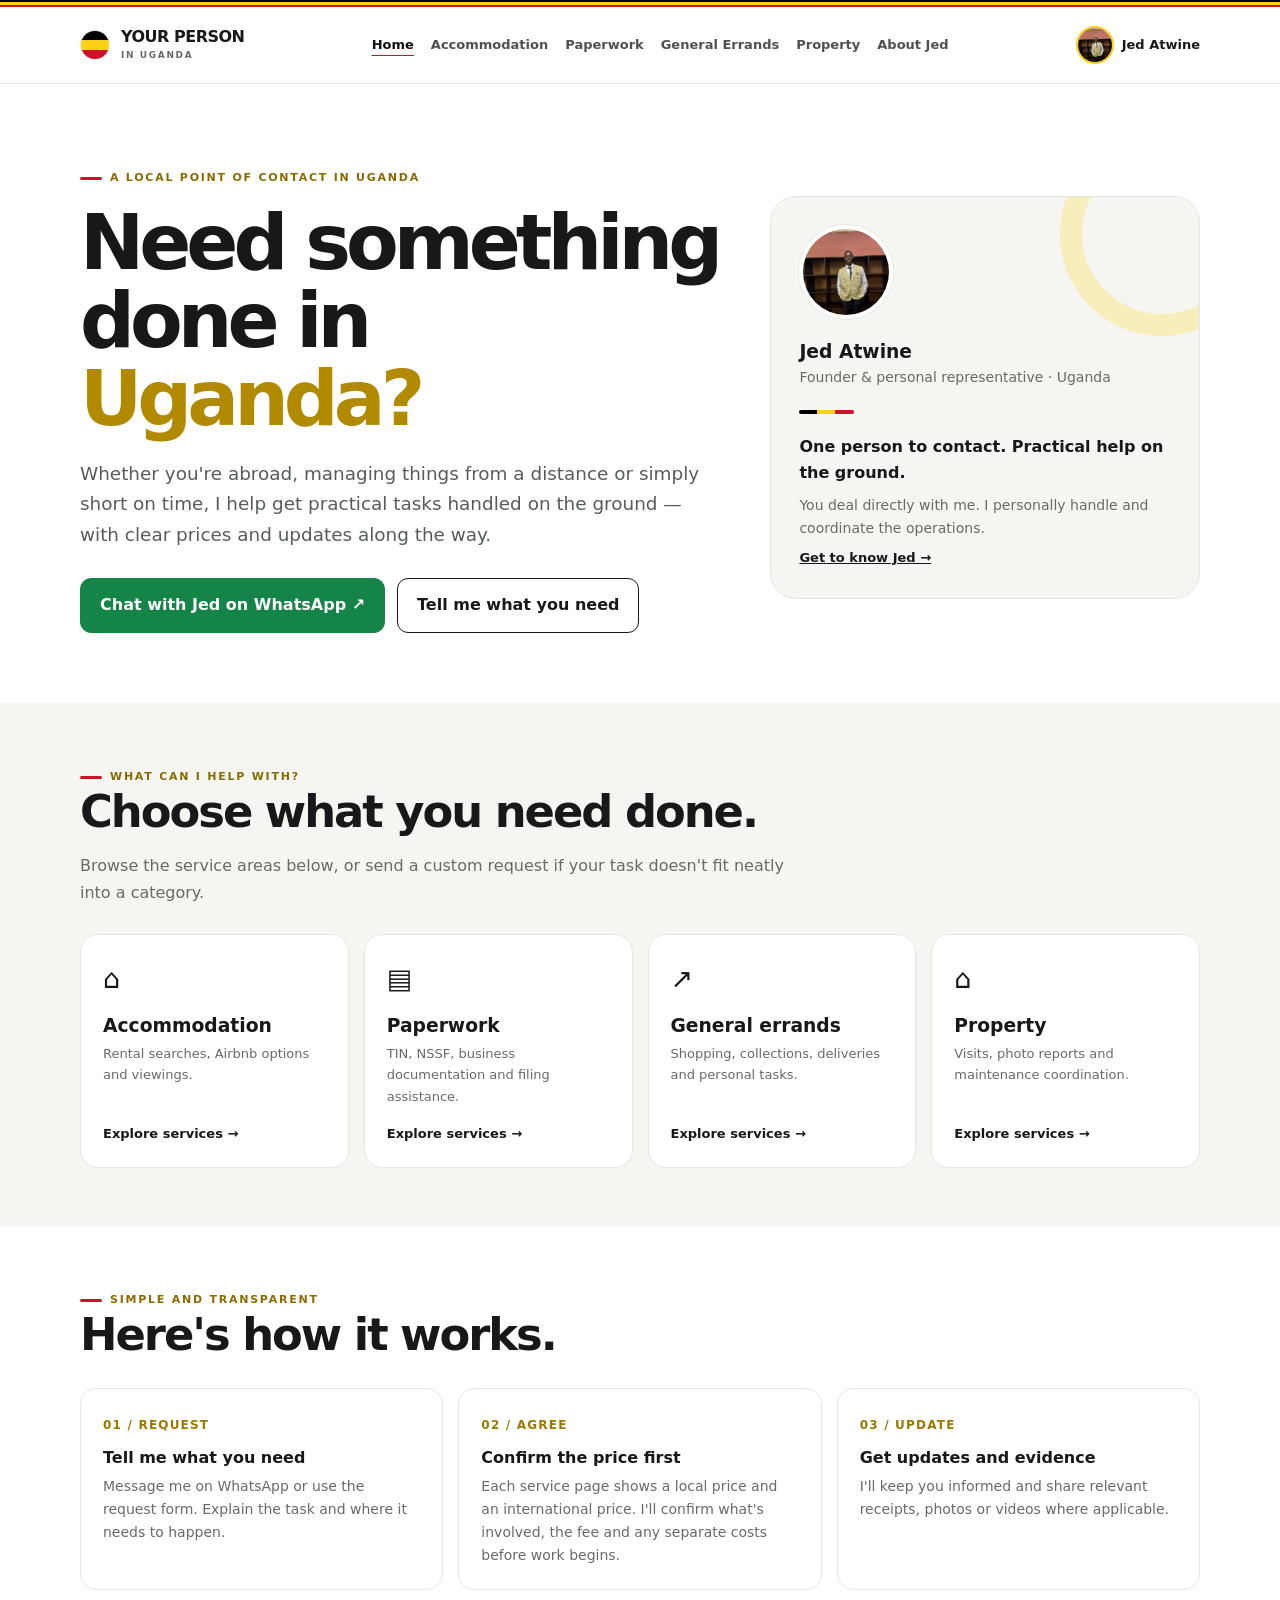
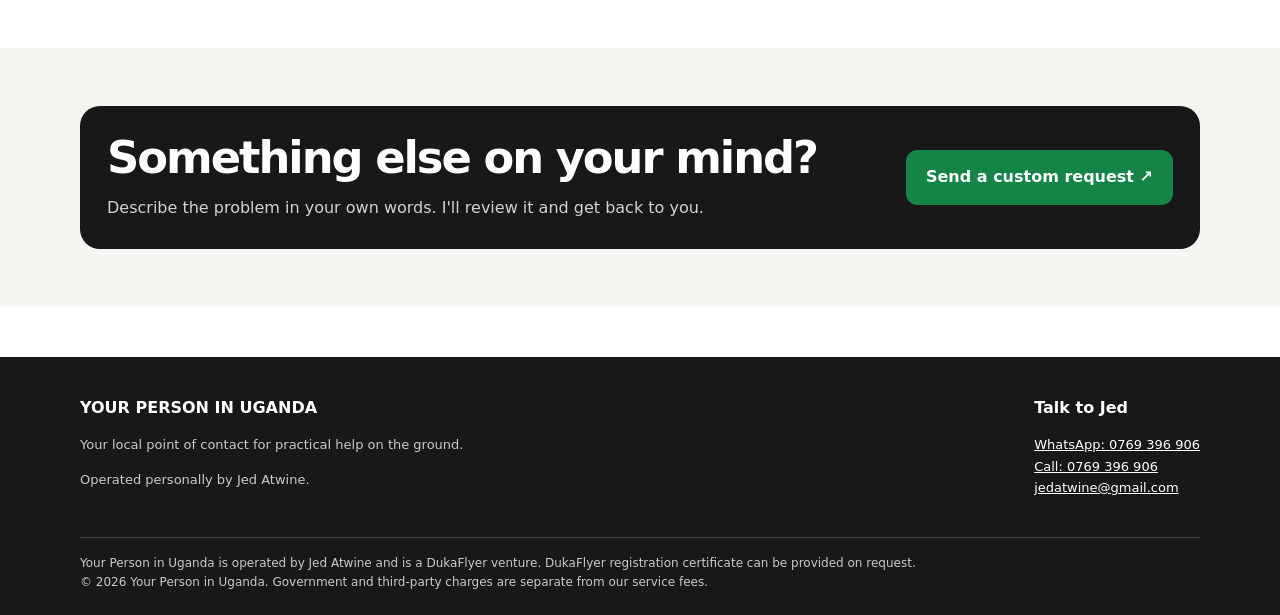
<file: your_person_in_uganda/index.html>
<!doctype html><html lang="en"><head><meta charset="utf-8"><meta name="viewport" content="width=device-width,initial-scale=1">
<title>Home | Your Person in Uganda</title><meta name="description" content="Practical local assistance in Uganda, handled personally by Jed Atwine."><link rel="stylesheet" href="styles.css"></head><body>
<div class="flag"></div><header><div class="wrap nav"><a class="brand" href="index.html"><span class="flag-mark"><i></i><i></i><i></i></span><span>YOUR PERSON<small>IN UGANDA</small></span></a>
<nav class="nav-links"><a class="active" href="index.html">Home</a><a class="" href="accommodation.html">Accommodation</a><a class="" href="paperwork.html">Paperwork</a><a class="" href="errands.html">General Errands</a><a class="" href="property.html">Property</a><a class="" href="about.html">About Jed</a></nav><a class="nav-profile" href="about.html"><img src="assets/jed-atwine.jpg" alt="Jed Atwine"><span>Jed Atwine</span></a></div></header>
<main>
<section class="wrap hero"><div><span class="eyebrow">A local point of contact in Uganda</span><h1>Need something done in <span>Uganda?</span></h1>
<p class="lead">Whether you're abroad, managing things from a distance or simply short on time, I help get practical tasks handled on the ground — with clear prices and updates along the way.</p>
<div class="actions"><a class="btn whatsapp" href="https://wa.me/256769396906">Chat with Jed on WhatsApp ↗</a><a class="btn secondary" href="request.html">Tell me what you need</a></div></div>
<aside class="hero-panel"><img class="profile-large" src="assets/jed-atwine.jpg" alt="Jed Atwine"><h3>Jed Atwine</h3><p>Founder & personal representative · Uganda</p><div class="mini-line"></div><strong>One person to contact. Practical help on the ground.</strong><p style="margin-top:8px">You deal directly with me. I personally handle and coordinate the operations.</p><a class="arrow" href="about.html">Get to know Jed →</a></aside></section>
<section class="section soft"><div class="wrap"><div class="section-head"><span class="eyebrow">What can I help with?</span><h2>Choose what you need done.</h2><p>Browse the service areas below, or send a custom request if your task doesn't fit neatly into a category.</p></div>
<div class="grid">
<a class="category" href="accommodation.html"><span class="symbol">⌂</span><h3>Accommodation</h3><p>Rental searches, Airbnb options and viewings.</p><span class="arrow">Explore services →</span></a>
<a class="category" href="paperwork.html"><span class="symbol">▤</span><h3>Paperwork</h3><p>TIN, NSSF, business documentation and filing assistance.</p><span class="arrow">Explore services →</span></a>
<a class="category" href="errands.html"><span class="symbol">↗</span><h3>General errands</h3><p>Shopping, collections, deliveries and personal tasks.</p><span class="arrow">Explore services →</span></a>
<a class="category" href="property.html"><span class="symbol">⌂</span><h3>Property</h3><p>Visits, photo reports and maintenance coordination.</p><span class="arrow">Explore services →</span></a>
</div></div></section>
<section class="section"><div class="wrap"><div class="section-head"><span class="eyebrow">Simple and transparent</span><h2>Here's how it works.</h2></div><div class="steps">
<div class="step"><span class="number">01 / REQUEST</span><b>Tell me what you need</b><p>Message me on WhatsApp or use the request form. Explain the task and where it needs to happen.</p></div>
<div class="step"><span class="number">02 / AGREE</span><b>Confirm the price first</b><p>Each service page shows a local price and an international price. I'll confirm what's involved, the fee and any separate costs before work begins.</p></div>
<div class="step"><span class="number">03 / UPDATE</span><b>Get updates and evidence</b><p>I'll keep you informed and share relevant receipts, photos or videos where applicable.</p></div>
</div></div></section>
<section class="section soft"><div class="wrap cta-strip"><div><h2>Something else on your mind?</h2><p>Describe the problem in your own words. I'll review it and get back to you.</p></div><a class="btn whatsapp" href="request.html">Send a custom request ↗</a></div></section>
</main><footer><div class="wrap"><div class="foot"><div><strong>YOUR PERSON IN UGANDA</strong><p>Your local point of contact for practical help on the ground.</p><p>Operated personally by Jed Atwine.</p></div><div><strong>Talk to Jed</strong><p><a href="https://wa.me/256769396906">WhatsApp: 0769 396 906</a><br><a href="tel:+256769396906">Call: 0769 396 906</a><br><a href="mailto:jedatwine@gmail.com">jedatwine@gmail.com</a></p></div></div>
<div class="byline">Your Person in Uganda is operated by Jed Atwine and is a DukaFlyer venture. DukaFlyer registration certificate can be provided on request.<br>© 2026 Your Person in Uganda. Government and third-party charges are separate from our service fees.</div></div></footer></body></html>
</file>
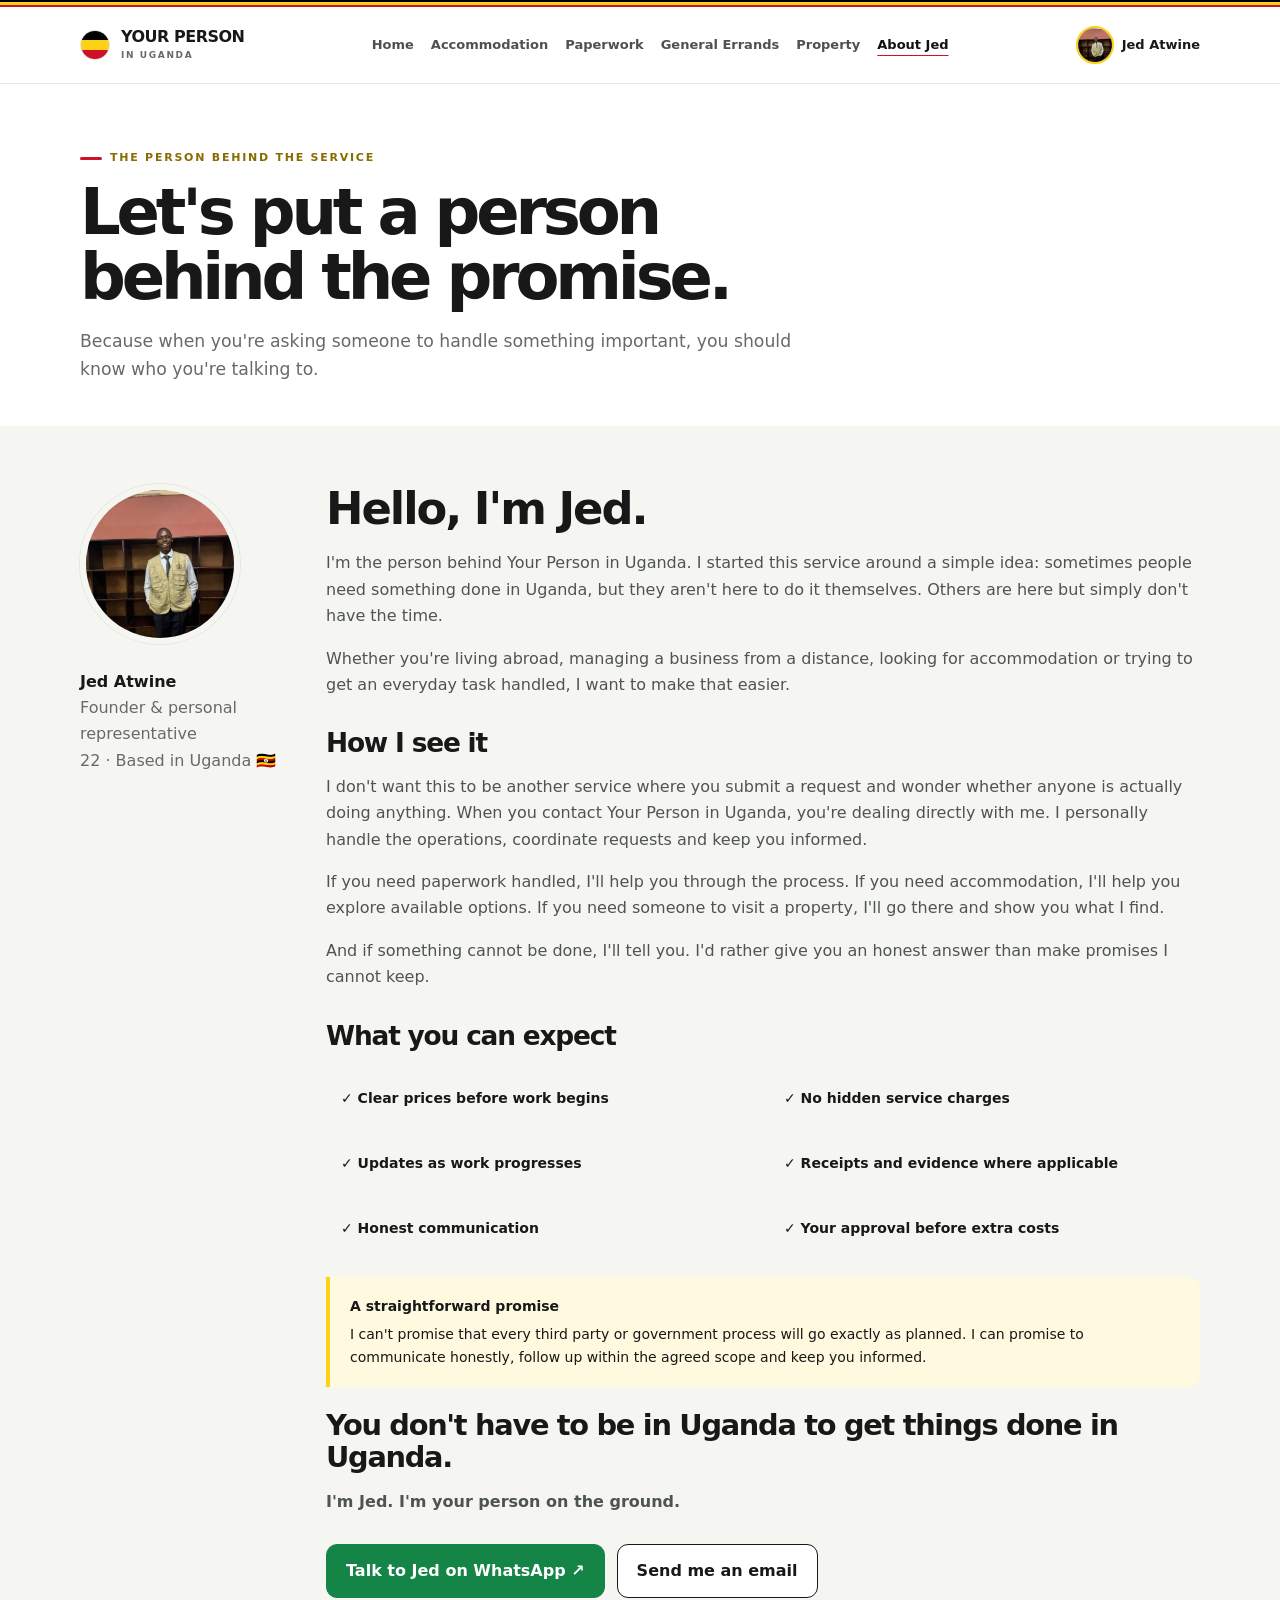
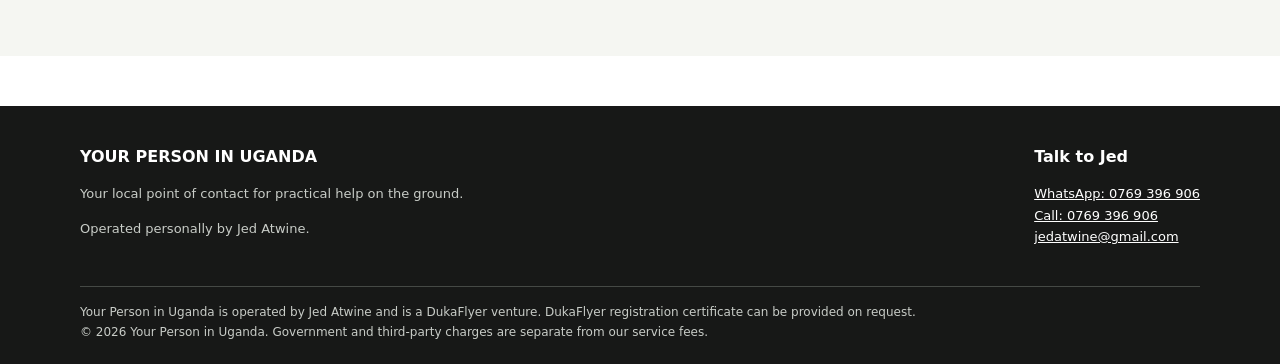
<file: about.html>
<!doctype html><html lang="en"><head><meta charset="utf-8"><meta name="viewport" content="width=device-width,initial-scale=1">
<title>About Jed | Your Person in Uganda</title><meta name="description" content="Practical local assistance in Uganda, handled personally by Jed Atwine."><link rel="stylesheet" href="styles.css"></head><body>
<div class="flag"></div><header><div class="wrap nav"><a class="brand" href="index.html"><span class="flag-mark"><i></i><i></i><i></i></span><span>YOUR PERSON<small>IN UGANDA</small></span></a>
<nav class="nav-links"><a class="" href="index.html">Home</a><a class="" href="accommodation.html">Accommodation</a><a class="" href="paperwork.html">Paperwork</a><a class="" href="errands.html">General Errands</a><a class="" href="property.html">Property</a><a class="active" href="about.html">About Jed</a></nav><a class="nav-profile" href="about.html"><img src="assets/jed-atwine.jpg" alt="Jed Atwine"><span>Jed Atwine</span></a></div></header>
<main>
<section class="wrap page-intro"><span class="eyebrow">The person behind the service</span><h1>Let's put a person<br>behind the promise.</h1><p>Because when you're asking someone to handle something important, you should know who you're talking to.</p></section>
<section class="section soft"><div class="wrap about-layout"><div><img class="about-photo" src="assets/jed-atwine.jpg" alt="Jed Atwine"><p><strong>Jed Atwine</strong><br><span class="muted">Founder & personal representative</span><br><span class="muted">22 · Based in Uganda 🇺🇬</span></p></div>
<div class="about-copy"><h2>Hello, I'm Jed.</h2><p>I'm the person behind Your Person in Uganda. I started this service around a simple idea: sometimes people need something done in Uganda, but they aren't here to do it themselves. Others are here but simply don't have the time.</p>
<p>Whether you're living abroad, managing a business from a distance, looking for accommodation or trying to get an everyday task handled, I want to make that easier.</p>
<h2 style="font-size:1.65rem;margin-top:30px">How I see it</h2><p>I don't want this to be another service where you submit a request and wonder whether anyone is actually doing anything. When you contact Your Person in Uganda, you're dealing directly with me. I personally handle the operations, coordinate requests and keep you informed.</p>
<p>If you need paperwork handled, I'll help you through the process. If you need accommodation, I'll help you explore available options. If you need someone to visit a property, I'll go there and show you what I find.</p>
<p>And if something cannot be done, I'll tell you. I'd rather give you an honest answer than make promises I cannot keep.</p>
<h2 style="font-size:1.65rem;margin-top:30px">What you can expect</h2><div class="commitments"><div class="commitment">✓ Clear prices before work begins</div><div class="commitment">✓ No hidden service charges</div><div class="commitment">✓ Updates as work progresses</div><div class="commitment">✓ Receipts and evidence where applicable</div><div class="commitment">✓ Honest communication</div><div class="commitment">✓ Your approval before extra costs</div></div>
<div class="notice"><strong>A straightforward promise</strong>I can't promise that every third party or government process will go exactly as planned. I can promise to communicate honestly, follow up within the agreed scope and keep you informed.</div>
<h2 style="font-size:1.8rem">You don't have to be in Uganda to get things done in Uganda.</h2><p><strong>I'm Jed. I'm your person on the ground.</strong></p><div class="actions"><a class="btn whatsapp" href="https://wa.me/256769396906">Talk to Jed on WhatsApp ↗</a><a class="btn secondary" href="mailto:jedatwine@gmail.com">Send me an email</a></div></div></div></section>
</main><footer><div class="wrap"><div class="foot"><div><strong>YOUR PERSON IN UGANDA</strong><p>Your local point of contact for practical help on the ground.</p><p>Operated personally by Jed Atwine.</p></div><div><strong>Talk to Jed</strong><p><a href="https://wa.me/256769396906">WhatsApp: 0769 396 906</a><br><a href="tel:+256769396906">Call: 0769 396 906</a><br><a href="mailto:jedatwine@gmail.com">jedatwine@gmail.com</a></p></div></div>
<div class="byline">Your Person in Uganda is operated by Jed Atwine and is a DukaFlyer venture. DukaFlyer registration certificate can be provided on request.<br>© 2026 Your Person in Uganda. Government and third-party charges are separate from our service fees.</div></div></footer></body></html>
</file>
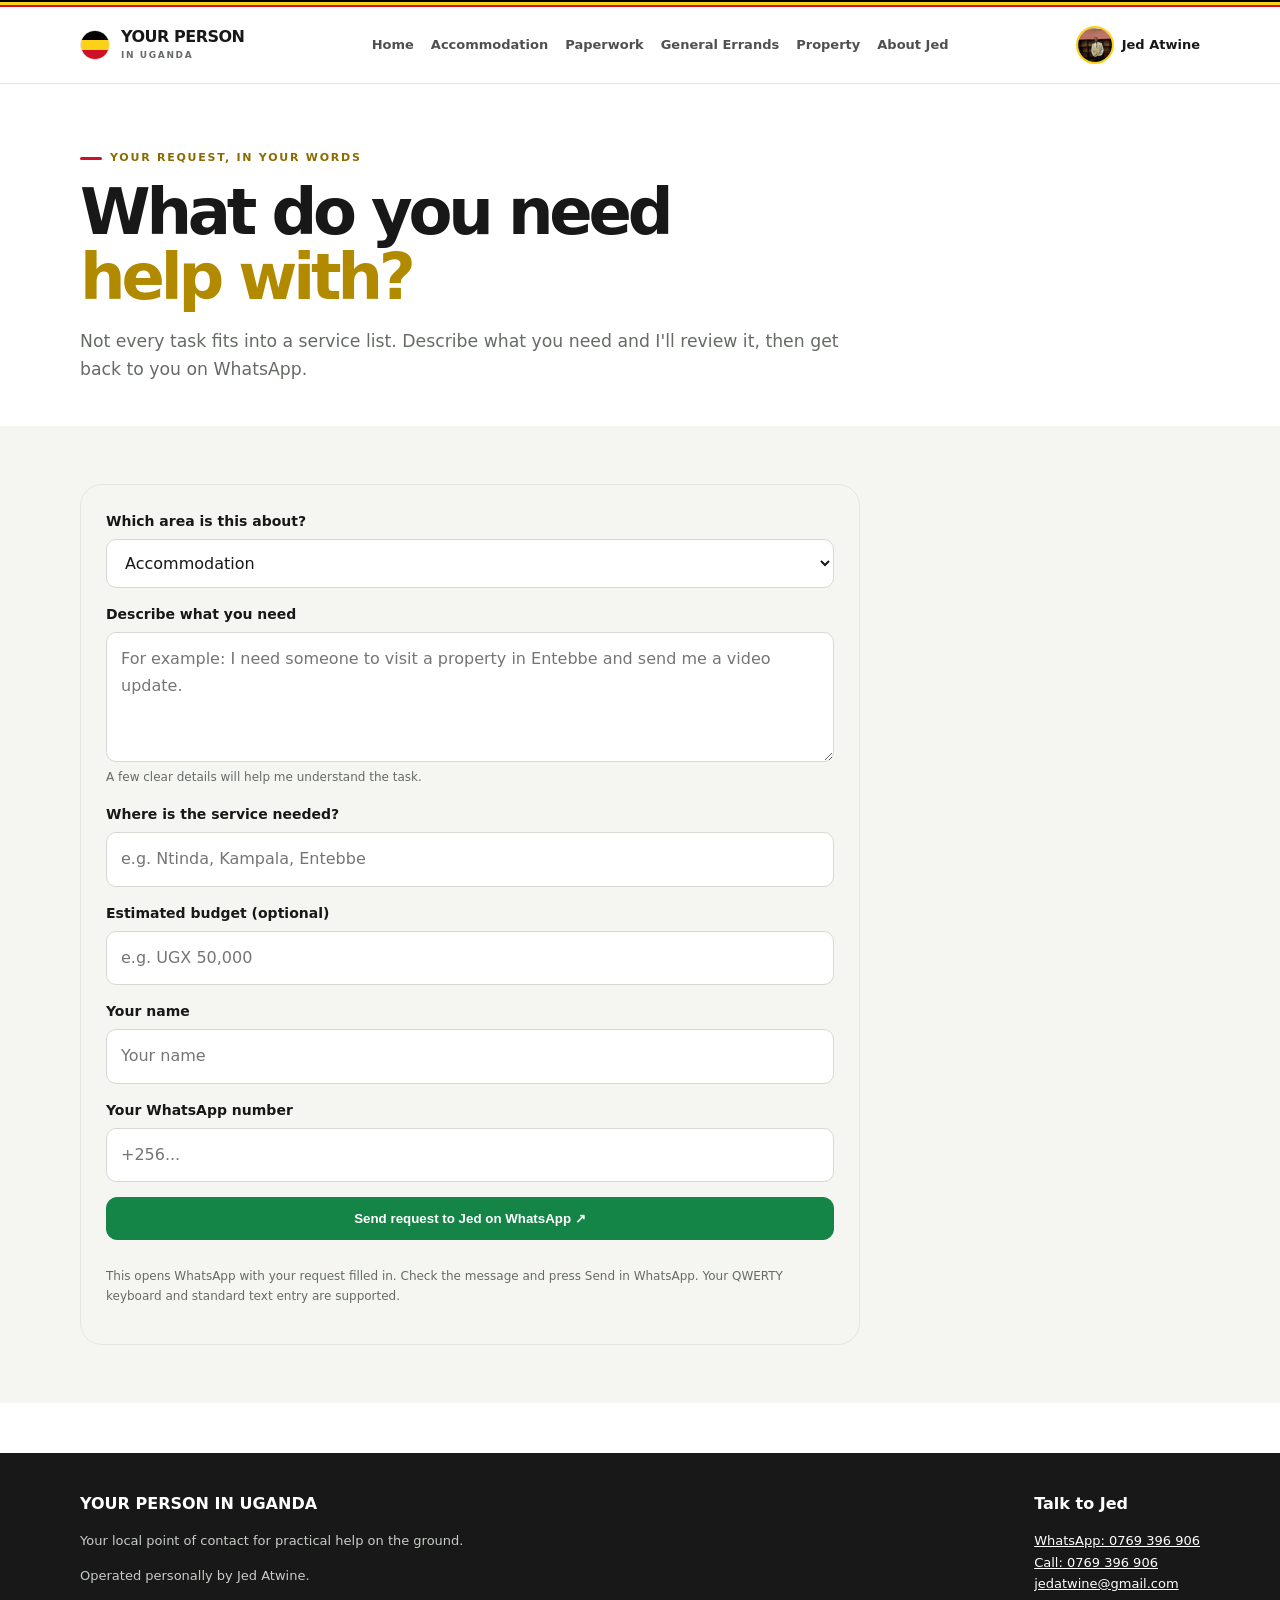
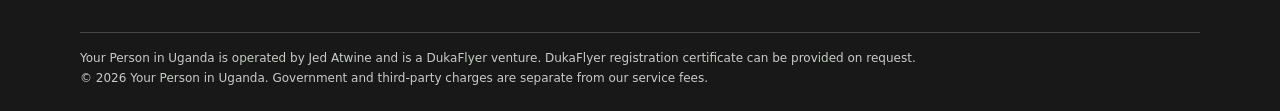
<file: request.html>
<!doctype html><html lang="en"><head><meta charset="utf-8"><meta name="viewport" content="width=device-width,initial-scale=1">
<title>Custom Request | Your Person in Uganda</title><meta name="description" content="Practical local assistance in Uganda, handled personally by Jed Atwine."><link rel="stylesheet" href="styles.css"></head><body>
<div class="flag"></div><header><div class="wrap nav"><a class="brand" href="index.html"><span class="flag-mark"><i></i><i></i><i></i></span><span>YOUR PERSON<small>IN UGANDA</small></span></a>
<nav class="nav-links"><a class="" href="index.html">Home</a><a class="" href="accommodation.html">Accommodation</a><a class="" href="paperwork.html">Paperwork</a><a class="" href="errands.html">General Errands</a><a class="" href="property.html">Property</a><a class="" href="about.html">About Jed</a></nav><a class="nav-profile" href="about.html"><img src="assets/jed-atwine.jpg" alt="Jed Atwine"><span>Jed Atwine</span></a></div></header>
<main>
<section class="wrap page-intro"><span class="eyebrow">Your request, in your words</span><h1>What do you need<br><span style="color:#b18a00">help with?</span></h1><p>Not every task fits into a service list. Describe what you need and I'll review it, then get back to you on WhatsApp.</p></section>
<section class="section soft"><div class="wrap"><div class="request-box"><form id="requestForm">
<div class="field"><label for="category">Which area is this about?</label><select id="category" required><option>Accommodation</option><option>Paperwork</option><option>General Errands</option><option>Property</option><option>Something else</option></select></div>
<div class="field"><label for="details">Describe what you need</label><textarea id="details" required placeholder="For example: I need someone to visit a property in Entebbe and send me a video update."></textarea><span class="hint">A few clear details will help me understand the task.</span></div>
<div class="field"><label for="location">Where is the service needed?</label><input id="location" placeholder="e.g. Ntinda, Kampala, Entebbe"></div>
<div class="field"><label for="budget">Estimated budget (optional)</label><input id="budget" placeholder="e.g. UGX 50,000"></div>
<div class="field"><label for="customer">Your name</label><input id="customer" placeholder="Your name"></div>
<div class="field"><label for="contact">Your WhatsApp number</label><input id="contact" type="tel" placeholder="+256..." required></div>
<button class="btn whatsapp" type="submit">Send request to Jed on WhatsApp ↗</button>
<p class="hint">This opens WhatsApp with your request filled in. Check the message and press Send in WhatsApp. Your QWERTY keyboard and standard text entry are supported.</p>
</form></div></div></section>
<script>
document.getElementById('requestForm').addEventListener('submit',function(e){
 e.preventDefault();
 const get=id=>document.getElementById(id).value.trim();
 const message=`NEW REQUEST — YOUR PERSON IN UGANDA\nCategory: ${get('category')}\nRequest: ${get('details')}\nLocation: ${get('location')||'Not specified'}\nBudget: ${get('budget')||'Not specified'}\nName: ${get('customer')||'Not provided'}\nCustomer WhatsApp: ${get('contact')}`;
 window.open('https://wa.me/256769396906?text='+encodeURIComponent(message),'_blank','noopener');
});
</script>
</main><footer><div class="wrap"><div class="foot"><div><strong>YOUR PERSON IN UGANDA</strong><p>Your local point of contact for practical help on the ground.</p><p>Operated personally by Jed Atwine.</p></div><div><strong>Talk to Jed</strong><p><a href="https://wa.me/256769396906">WhatsApp: 0769 396 906</a><br><a href="tel:+256769396906">Call: 0769 396 906</a><br><a href="mailto:jedatwine@gmail.com">jedatwine@gmail.com</a></p></div></div>
<div class="byline">Your Person in Uganda is operated by Jed Atwine and is a DukaFlyer venture. DukaFlyer registration certificate can be provided on request.<br>© 2026 Your Person in Uganda. Government and third-party charges are separate from our service fees.</div></div></footer></body></html>
</file>
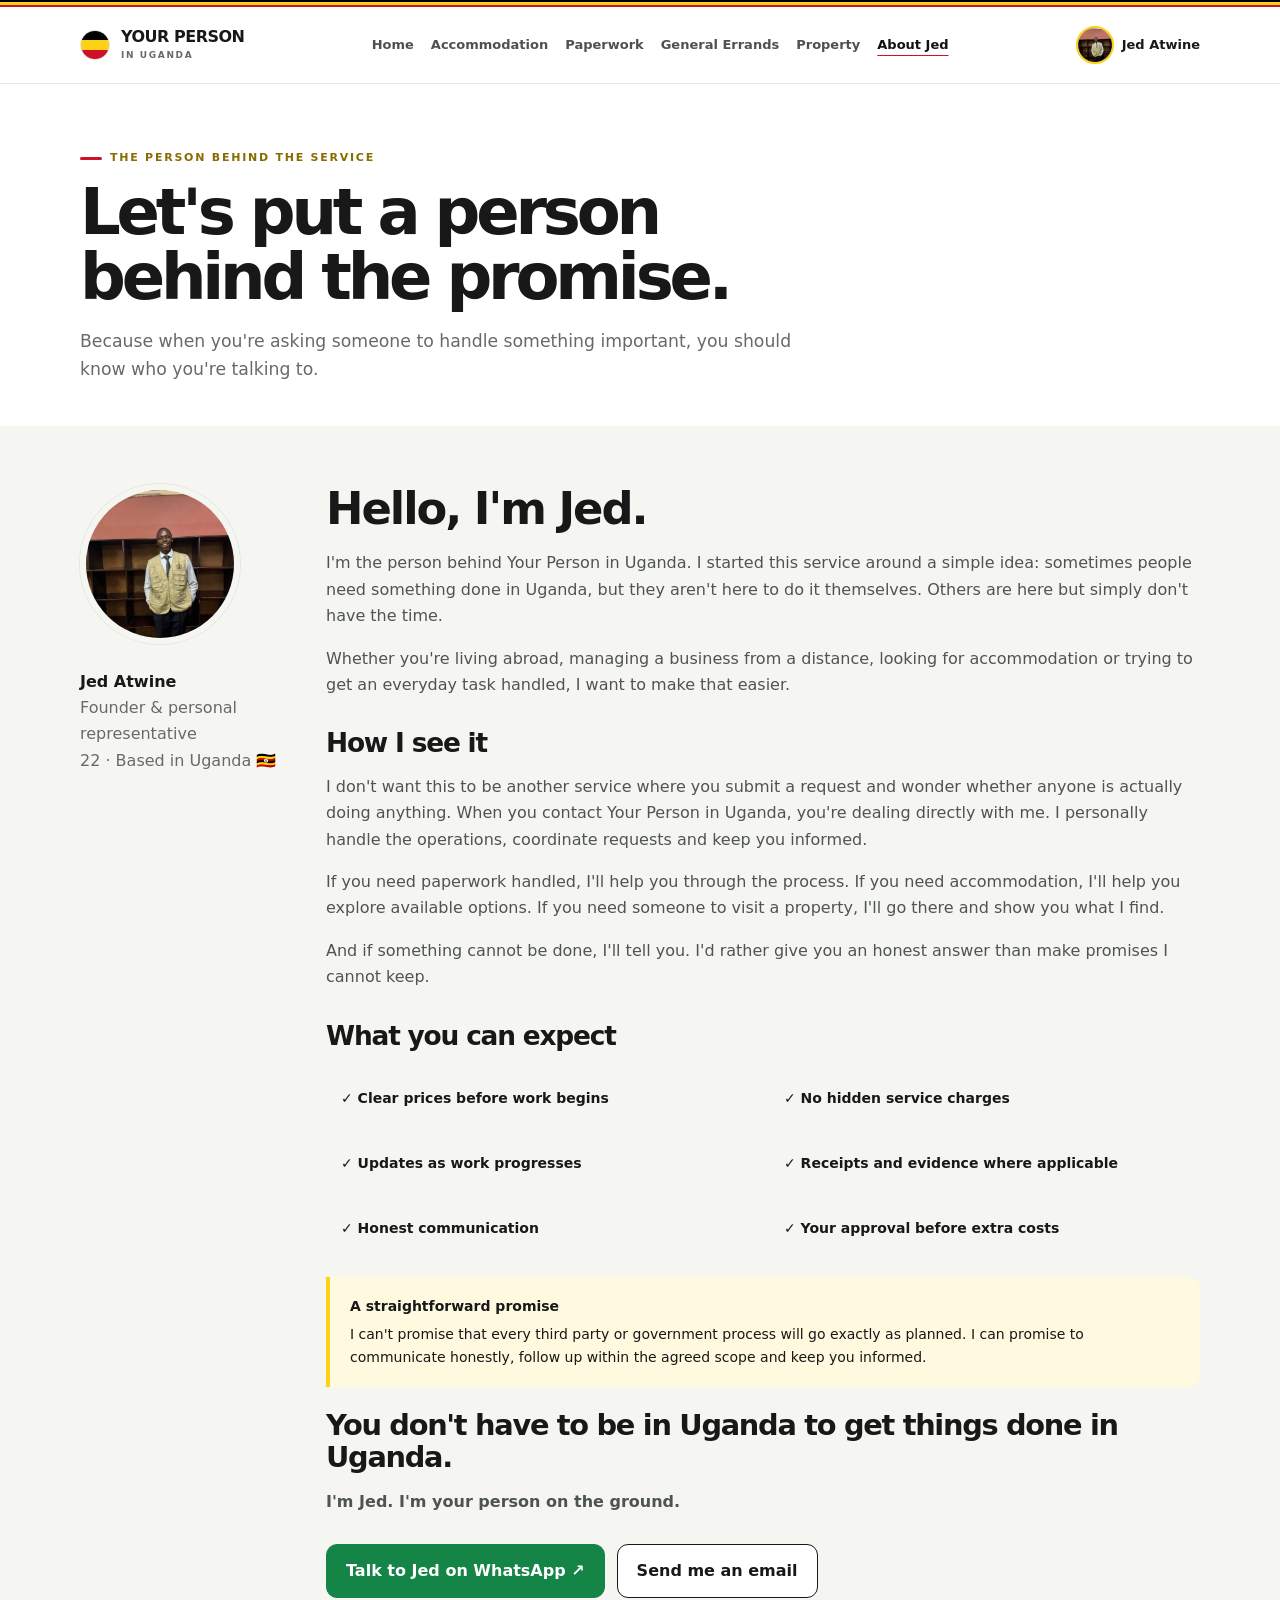
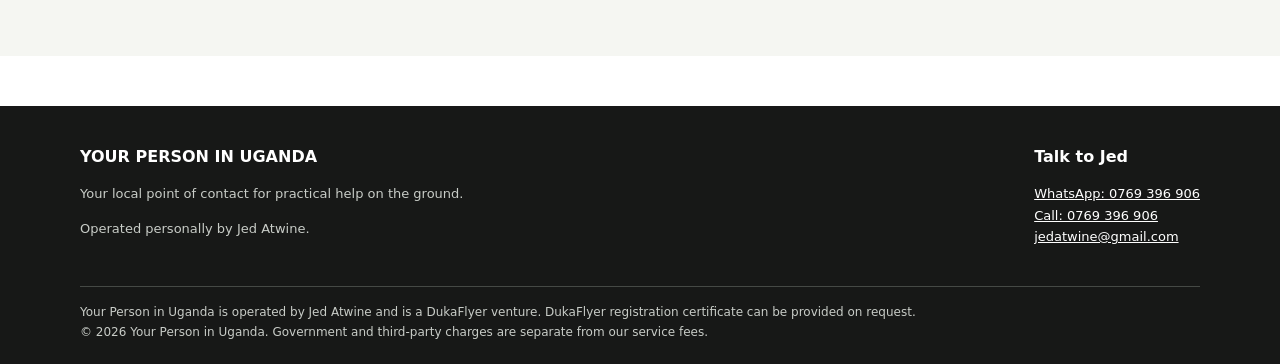
<file: your_person_in_uganda/about.html>
<!doctype html><html lang="en"><head><meta charset="utf-8"><meta name="viewport" content="width=device-width,initial-scale=1">
<title>About Jed | Your Person in Uganda</title><meta name="description" content="Practical local assistance in Uganda, handled personally by Jed Atwine."><link rel="stylesheet" href="styles.css"></head><body>
<div class="flag"></div><header><div class="wrap nav"><a class="brand" href="index.html"><span class="flag-mark"><i></i><i></i><i></i></span><span>YOUR PERSON<small>IN UGANDA</small></span></a>
<nav class="nav-links"><a class="" href="index.html">Home</a><a class="" href="accommodation.html">Accommodation</a><a class="" href="paperwork.html">Paperwork</a><a class="" href="errands.html">General Errands</a><a class="" href="property.html">Property</a><a class="active" href="about.html">About Jed</a></nav><a class="nav-profile" href="about.html"><img src="assets/jed-atwine.jpg" alt="Jed Atwine"><span>Jed Atwine</span></a></div></header>
<main>
<section class="wrap page-intro"><span class="eyebrow">The person behind the service</span><h1>Let's put a person<br>behind the promise.</h1><p>Because when you're asking someone to handle something important, you should know who you're talking to.</p></section>
<section class="section soft"><div class="wrap about-layout"><div><img class="about-photo" src="assets/jed-atwine.jpg" alt="Jed Atwine"><p><strong>Jed Atwine</strong><br><span class="muted">Founder & personal representative</span><br><span class="muted">22 · Based in Uganda 🇺🇬</span></p></div>
<div class="about-copy"><h2>Hello, I'm Jed.</h2><p>I'm the person behind Your Person in Uganda. I started this service around a simple idea: sometimes people need something done in Uganda, but they aren't here to do it themselves. Others are here but simply don't have the time.</p>
<p>Whether you're living abroad, managing a business from a distance, looking for accommodation or trying to get an everyday task handled, I want to make that easier.</p>
<h2 style="font-size:1.65rem;margin-top:30px">How I see it</h2><p>I don't want this to be another service where you submit a request and wonder whether anyone is actually doing anything. When you contact Your Person in Uganda, you're dealing directly with me. I personally handle the operations, coordinate requests and keep you informed.</p>
<p>If you need paperwork handled, I'll help you through the process. If you need accommodation, I'll help you explore available options. If you need someone to visit a property, I'll go there and show you what I find.</p>
<p>And if something cannot be done, I'll tell you. I'd rather give you an honest answer than make promises I cannot keep.</p>
<h2 style="font-size:1.65rem;margin-top:30px">What you can expect</h2><div class="commitments"><div class="commitment">✓ Clear prices before work begins</div><div class="commitment">✓ No hidden service charges</div><div class="commitment">✓ Updates as work progresses</div><div class="commitment">✓ Receipts and evidence where applicable</div><div class="commitment">✓ Honest communication</div><div class="commitment">✓ Your approval before extra costs</div></div>
<div class="notice"><strong>A straightforward promise</strong>I can't promise that every third party or government process will go exactly as planned. I can promise to communicate honestly, follow up within the agreed scope and keep you informed.</div>
<h2 style="font-size:1.8rem">You don't have to be in Uganda to get things done in Uganda.</h2><p><strong>I'm Jed. I'm your person on the ground.</strong></p><div class="actions"><a class="btn whatsapp" href="https://wa.me/256769396906">Talk to Jed on WhatsApp ↗</a><a class="btn secondary" href="mailto:jedatwine@gmail.com">Send me an email</a></div></div></div></section>
</main><footer><div class="wrap"><div class="foot"><div><strong>YOUR PERSON IN UGANDA</strong><p>Your local point of contact for practical help on the ground.</p><p>Operated personally by Jed Atwine.</p></div><div><strong>Talk to Jed</strong><p><a href="https://wa.me/256769396906">WhatsApp: 0769 396 906</a><br><a href="tel:+256769396906">Call: 0769 396 906</a><br><a href="mailto:jedatwine@gmail.com">jedatwine@gmail.com</a></p></div></div>
<div class="byline">Your Person in Uganda is operated by Jed Atwine and is a DukaFlyer venture. DukaFlyer registration certificate can be provided on request.<br>© 2026 Your Person in Uganda. Government and third-party charges are separate from our service fees.</div></div></footer></body></html>
</file>
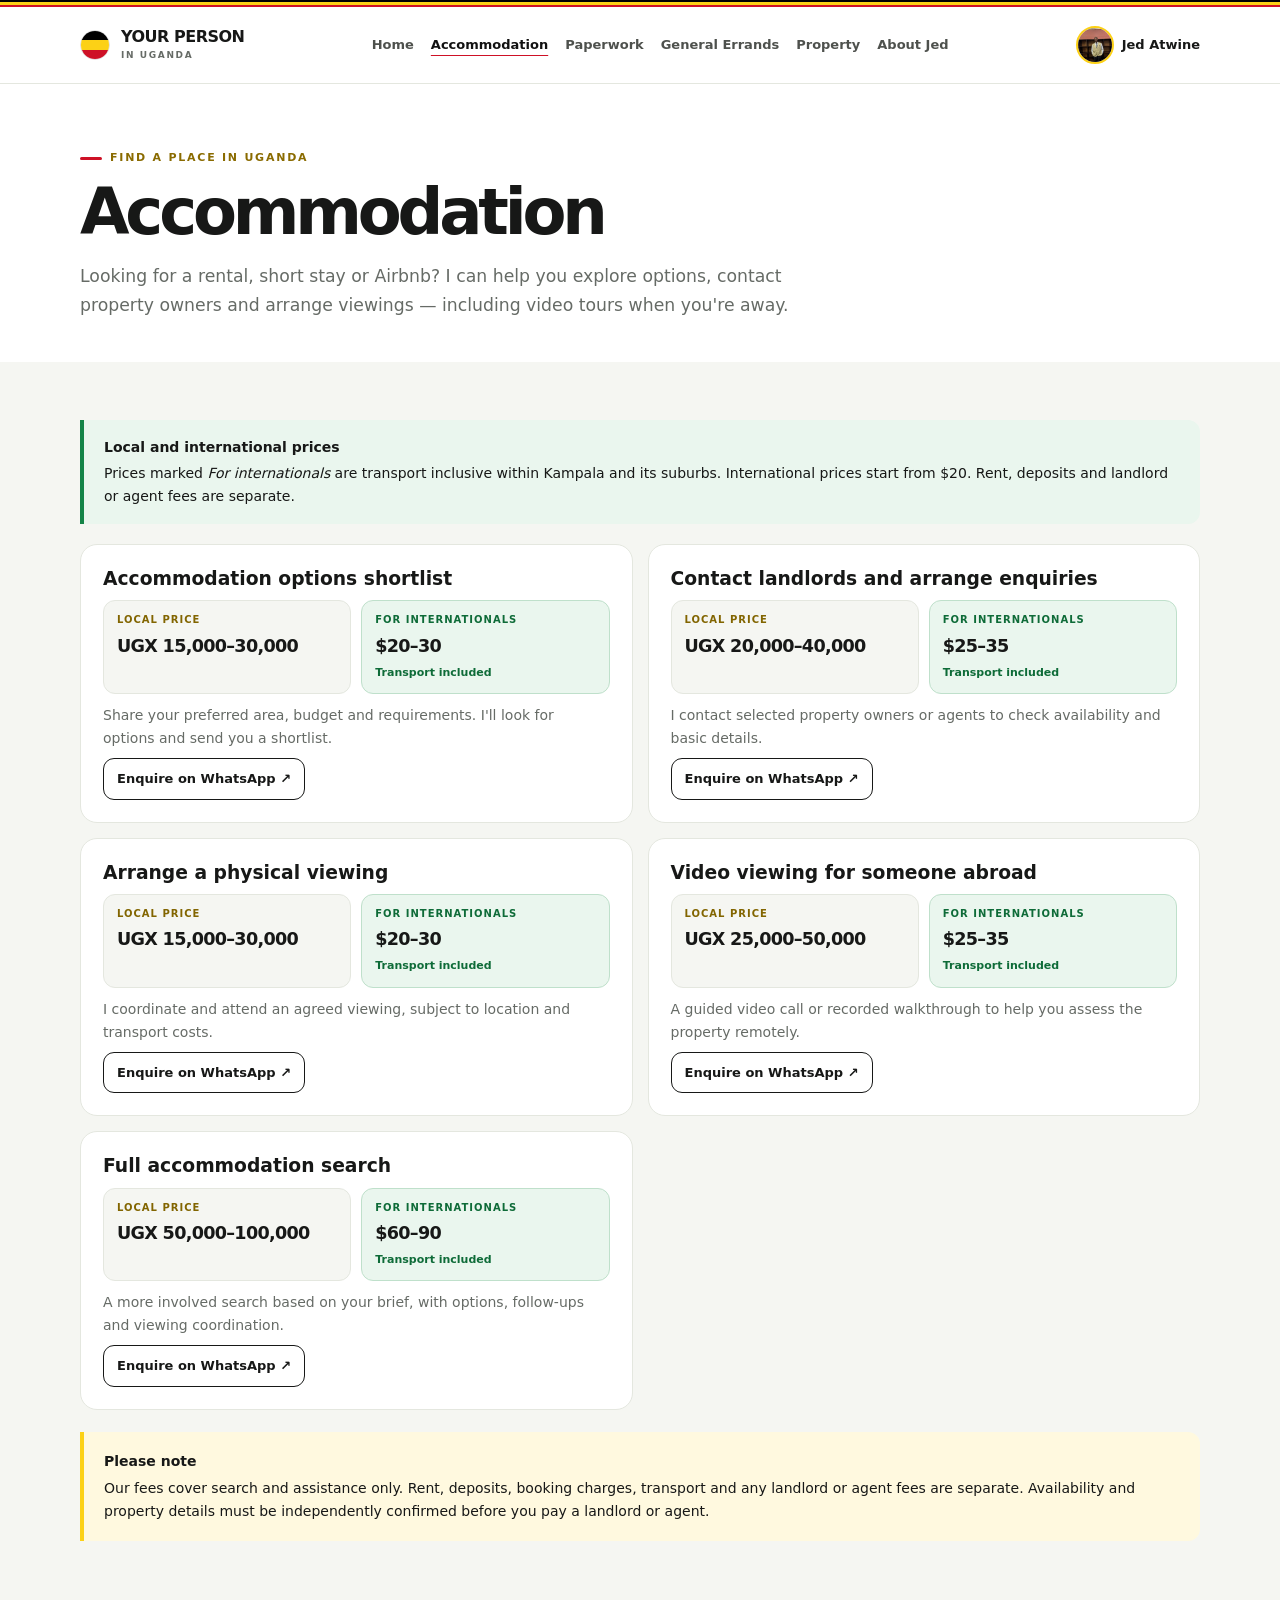
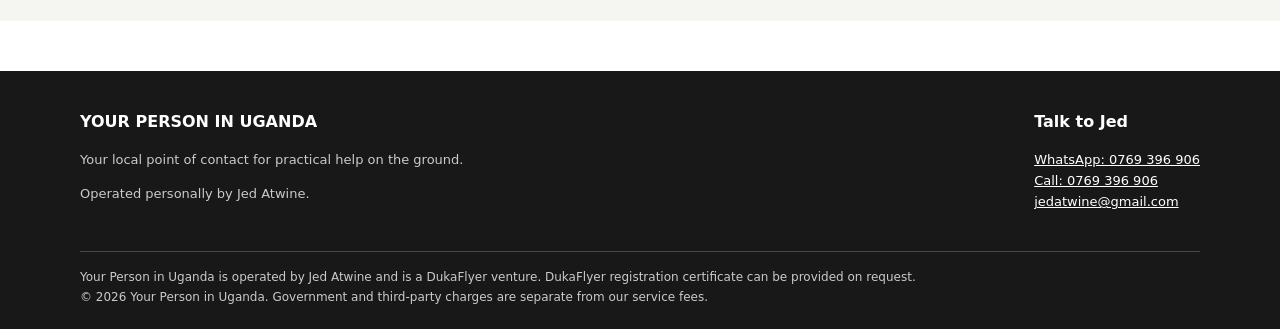
<file: your_person_in_uganda/accommodation.html>
<!doctype html><html lang="en"><head><meta charset="utf-8"><meta name="viewport" content="width=device-width,initial-scale=1">
<title>Accommodation | Your Person in Uganda</title><meta name="description" content="Practical local assistance in Uganda, handled personally by Jed Atwine."><link rel="stylesheet" href="styles.css"></head><body>
<div class="flag"></div><header><div class="wrap nav"><a class="brand" href="index.html"><span class="flag-mark"><i></i><i></i><i></i></span><span>YOUR PERSON<small>IN UGANDA</small></span></a>
<nav class="nav-links"><a class="" href="index.html">Home</a><a class="active" href="accommodation.html">Accommodation</a><a class="" href="paperwork.html">Paperwork</a><a class="" href="errands.html">General Errands</a><a class="" href="property.html">Property</a><a class="" href="about.html">About Jed</a></nav><a class="nav-profile" href="about.html"><img src="assets/jed-atwine.jpg" alt="Jed Atwine"><span>Jed Atwine</span></a></div></header>
<main>
<section class="wrap page-intro"><span class="eyebrow">Find a place in Uganda</span><h1>Accommodation</h1><p>Looking for a rental, short stay or Airbnb? I can help you explore options, contact property owners and arrange viewings — including video tours when you're away.</p></section>
<section class="section soft"><div class="wrap"><div class="intl-note"><strong>Local and international prices</strong>Prices marked <em>For internationals</em> are transport inclusive within Kampala and its suburbs. International prices start from $20. Rent, deposits and landlord or agent fees are separate.</div><div class="service-list">
<article class="service"><h3>Accommodation options shortlist</h3><div class="price-grid"><div class="pbox"><span class="fee-label">Local price</span><div class="price">UGX 15,000–30,000</div></div><div class="pbox intl"><span class="fee-label">For internationals</span><div class="price">$20–30</div><span class="incl">Transport included</span></div></div><p>Share your preferred area, budget and requirements. I'll look for options and send you a shortlist.</p><a class="btn secondary" href="https://wa.me/256769396906?text=Hello%20Jed%2C%20I%20would%20like%20help%20with%3A%20Accommodation%20options%20shortlist.%20Please%20let%20me%20know%20the%20next%20steps.">Enquire on WhatsApp ↗</a></article><article class="service"><h3>Contact landlords and arrange enquiries</h3><div class="price-grid"><div class="pbox"><span class="fee-label">Local price</span><div class="price">UGX 20,000–40,000</div></div><div class="pbox intl"><span class="fee-label">For internationals</span><div class="price">$25–35</div><span class="incl">Transport included</span></div></div><p>I contact selected property owners or agents to check availability and basic details.</p><a class="btn secondary" href="https://wa.me/256769396906?text=Hello%20Jed%2C%20I%20would%20like%20help%20with%3A%20Contact%20landlords%20and%20arrange%20enquiries.%20Please%20let%20me%20know%20the%20next%20steps.">Enquire on WhatsApp ↗</a></article><article class="service"><h3>Arrange a physical viewing</h3><div class="price-grid"><div class="pbox"><span class="fee-label">Local price</span><div class="price">UGX 15,000–30,000</div></div><div class="pbox intl"><span class="fee-label">For internationals</span><div class="price">$20–30</div><span class="incl">Transport included</span></div></div><p>I coordinate and attend an agreed viewing, subject to location and transport costs.</p><a class="btn secondary" href="https://wa.me/256769396906?text=Hello%20Jed%2C%20I%20would%20like%20help%20with%3A%20Arrange%20a%20physical%20viewing.%20Please%20let%20me%20know%20the%20next%20steps.">Enquire on WhatsApp ↗</a></article><article class="service"><h3>Video viewing for someone abroad</h3><div class="price-grid"><div class="pbox"><span class="fee-label">Local price</span><div class="price">UGX 25,000–50,000</div></div><div class="pbox intl"><span class="fee-label">For internationals</span><div class="price">$25–35</div><span class="incl">Transport included</span></div></div><p>A guided video call or recorded walkthrough to help you assess the property remotely.</p><a class="btn secondary" href="https://wa.me/256769396906?text=Hello%20Jed%2C%20I%20would%20like%20help%20with%3A%20Video%20viewing%20for%20someone%20abroad.%20Please%20let%20me%20know%20the%20next%20steps.">Enquire on WhatsApp ↗</a></article><article class="service"><h3>Full accommodation search</h3><div class="price-grid"><div class="pbox"><span class="fee-label">Local price</span><div class="price">UGX 50,000–100,000</div></div><div class="pbox intl"><span class="fee-label">For internationals</span><div class="price">$60–90</div><span class="incl">Transport included</span></div></div><p>A more involved search based on your brief, with options, follow-ups and viewing coordination.</p><a class="btn secondary" href="https://wa.me/256769396906?text=Hello%20Jed%2C%20I%20would%20like%20help%20with%3A%20Full%20accommodation%20search.%20Please%20let%20me%20know%20the%20next%20steps.">Enquire on WhatsApp ↗</a></article></div><div class="notice"><strong>Please note</strong>Our fees cover search and assistance only. Rent, deposits, booking charges, transport and any landlord or agent fees are separate. Availability and property details must be independently confirmed before you pay a landlord or agent.</div></div></section>
</main><footer><div class="wrap"><div class="foot"><div><strong>YOUR PERSON IN UGANDA</strong><p>Your local point of contact for practical help on the ground.</p><p>Operated personally by Jed Atwine.</p></div><div><strong>Talk to Jed</strong><p><a href="https://wa.me/256769396906">WhatsApp: 0769 396 906</a><br><a href="tel:+256769396906">Call: 0769 396 906</a><br><a href="mailto:jedatwine@gmail.com">jedatwine@gmail.com</a></p></div></div>
<div class="byline">Your Person in Uganda is operated by Jed Atwine and is a DukaFlyer venture. DukaFlyer registration certificate can be provided on request.<br>© 2026 Your Person in Uganda. Government and third-party charges are separate from our service fees.</div></div></footer></body></html>
</file>
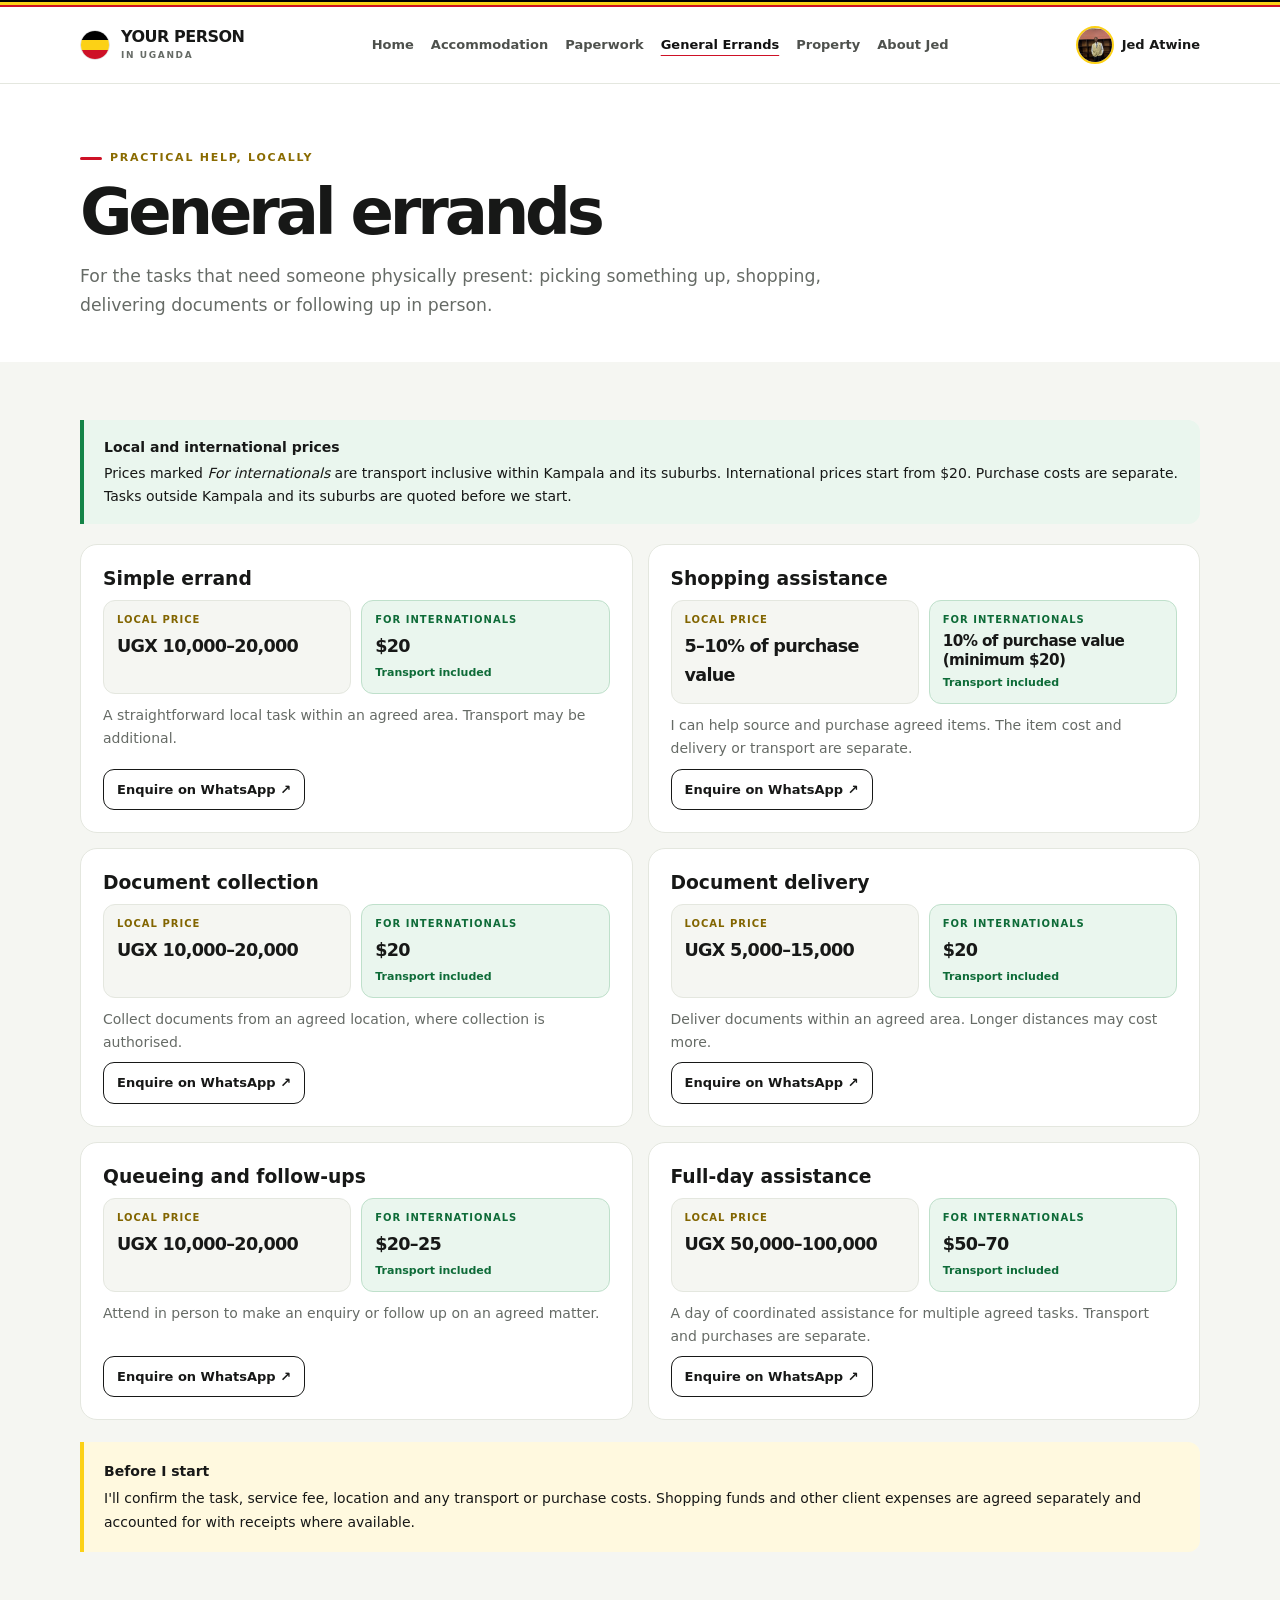
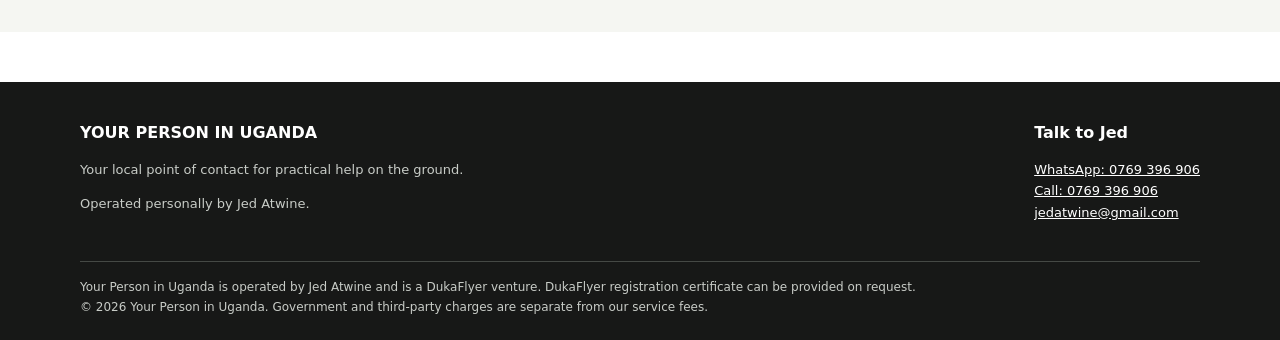
<file: your_person_in_uganda/errands.html>
<!doctype html><html lang="en"><head><meta charset="utf-8"><meta name="viewport" content="width=device-width,initial-scale=1">
<title>General Errands | Your Person in Uganda</title><meta name="description" content="Practical local assistance in Uganda, handled personally by Jed Atwine."><link rel="stylesheet" href="styles.css"></head><body>
<div class="flag"></div><header><div class="wrap nav"><a class="brand" href="index.html"><span class="flag-mark"><i></i><i></i><i></i></span><span>YOUR PERSON<small>IN UGANDA</small></span></a>
<nav class="nav-links"><a class="" href="index.html">Home</a><a class="" href="accommodation.html">Accommodation</a><a class="" href="paperwork.html">Paperwork</a><a class="active" href="errands.html">General Errands</a><a class="" href="property.html">Property</a><a class="" href="about.html">About Jed</a></nav><a class="nav-profile" href="about.html"><img src="assets/jed-atwine.jpg" alt="Jed Atwine"><span>Jed Atwine</span></a></div></header>
<main>
<section class="wrap page-intro"><span class="eyebrow">Practical help, locally</span><h1>General errands</h1><p>For the tasks that need someone physically present: picking something up, shopping, delivering documents or following up in person.</p></section>
<section class="section soft"><div class="wrap"><div class="intl-note"><strong>Local and international prices</strong>Prices marked <em>For internationals</em> are transport inclusive within Kampala and its suburbs. International prices start from $20. Purchase costs are separate. Tasks outside Kampala and its suburbs are quoted before we start.</div><div class="service-list">
<article class="service"><h3>Simple errand</h3><div class="price-grid"><div class="pbox"><span class="fee-label">Local price</span><div class="price">UGX 10,000–20,000</div></div><div class="pbox intl"><span class="fee-label">For internationals</span><div class="price">$20</div><span class="incl">Transport included</span></div></div><p>A straightforward local task within an agreed area. Transport may be additional.</p><a class="btn secondary" href="https://wa.me/256769396906?text=Hello%20Jed%2C%20I%20would%20like%20help%20with%3A%20Simple%20errand.%20Please%20let%20me%20know%20the%20next%20steps.">Enquire on WhatsApp ↗</a></article><article class="service"><h3>Shopping assistance</h3><div class="price-grid"><div class="pbox"><span class="fee-label">Local price</span><div class="price">5–10% of purchase value</div></div><div class="pbox intl"><span class="fee-label">For internationals</span><div class="price long">10% of purchase value (minimum $20)</div><span class="incl">Transport included</span></div></div><p>I can help source and purchase agreed items. The item cost and delivery or transport are separate.</p><a class="btn secondary" href="https://wa.me/256769396906?text=Hello%20Jed%2C%20I%20would%20like%20help%20with%3A%20Shopping%20assistance.%20Please%20let%20me%20know%20the%20next%20steps.">Enquire on WhatsApp ↗</a></article><article class="service"><h3>Document collection</h3><div class="price-grid"><div class="pbox"><span class="fee-label">Local price</span><div class="price">UGX 10,000–20,000</div></div><div class="pbox intl"><span class="fee-label">For internationals</span><div class="price">$20</div><span class="incl">Transport included</span></div></div><p>Collect documents from an agreed location, where collection is authorised.</p><a class="btn secondary" href="https://wa.me/256769396906?text=Hello%20Jed%2C%20I%20would%20like%20help%20with%3A%20Document%20collection.%20Please%20let%20me%20know%20the%20next%20steps.">Enquire on WhatsApp ↗</a></article><article class="service"><h3>Document delivery</h3><div class="price-grid"><div class="pbox"><span class="fee-label">Local price</span><div class="price">UGX 5,000–15,000</div></div><div class="pbox intl"><span class="fee-label">For internationals</span><div class="price">$20</div><span class="incl">Transport included</span></div></div><p>Deliver documents within an agreed area. Longer distances may cost more.</p><a class="btn secondary" href="https://wa.me/256769396906?text=Hello%20Jed%2C%20I%20would%20like%20help%20with%3A%20Document%20delivery.%20Please%20let%20me%20know%20the%20next%20steps.">Enquire on WhatsApp ↗</a></article><article class="service"><h3>Queueing and follow-ups</h3><div class="price-grid"><div class="pbox"><span class="fee-label">Local price</span><div class="price">UGX 10,000–20,000</div></div><div class="pbox intl"><span class="fee-label">For internationals</span><div class="price">$20–25</div><span class="incl">Transport included</span></div></div><p>Attend in person to make an enquiry or follow up on an agreed matter.</p><a class="btn secondary" href="https://wa.me/256769396906?text=Hello%20Jed%2C%20I%20would%20like%20help%20with%3A%20Queueing%20and%20follow-ups.%20Please%20let%20me%20know%20the%20next%20steps.">Enquire on WhatsApp ↗</a></article><article class="service"><h3>Full-day assistance</h3><div class="price-grid"><div class="pbox"><span class="fee-label">Local price</span><div class="price">UGX 50,000–100,000</div></div><div class="pbox intl"><span class="fee-label">For internationals</span><div class="price">$50–70</div><span class="incl">Transport included</span></div></div><p>A day of coordinated assistance for multiple agreed tasks. Transport and purchases are separate.</p><a class="btn secondary" href="https://wa.me/256769396906?text=Hello%20Jed%2C%20I%20would%20like%20help%20with%3A%20Full-day%20assistance.%20Please%20let%20me%20know%20the%20next%20steps.">Enquire on WhatsApp ↗</a></article></div><div class="notice"><strong>Before I start</strong>I'll confirm the task, service fee, location and any transport or purchase costs. Shopping funds and other client expenses are agreed separately and accounted for with receipts where available.</div></div></section>
</main><footer><div class="wrap"><div class="foot"><div><strong>YOUR PERSON IN UGANDA</strong><p>Your local point of contact for practical help on the ground.</p><p>Operated personally by Jed Atwine.</p></div><div><strong>Talk to Jed</strong><p><a href="https://wa.me/256769396906">WhatsApp: 0769 396 906</a><br><a href="tel:+256769396906">Call: 0769 396 906</a><br><a href="mailto:jedatwine@gmail.com">jedatwine@gmail.com</a></p></div></div>
<div class="byline">Your Person in Uganda is operated by Jed Atwine and is a DukaFlyer venture. DukaFlyer registration certificate can be provided on request.<br>© 2026 Your Person in Uganda. Government and third-party charges are separate from our service fees.</div></div></footer></body></html>
</file>
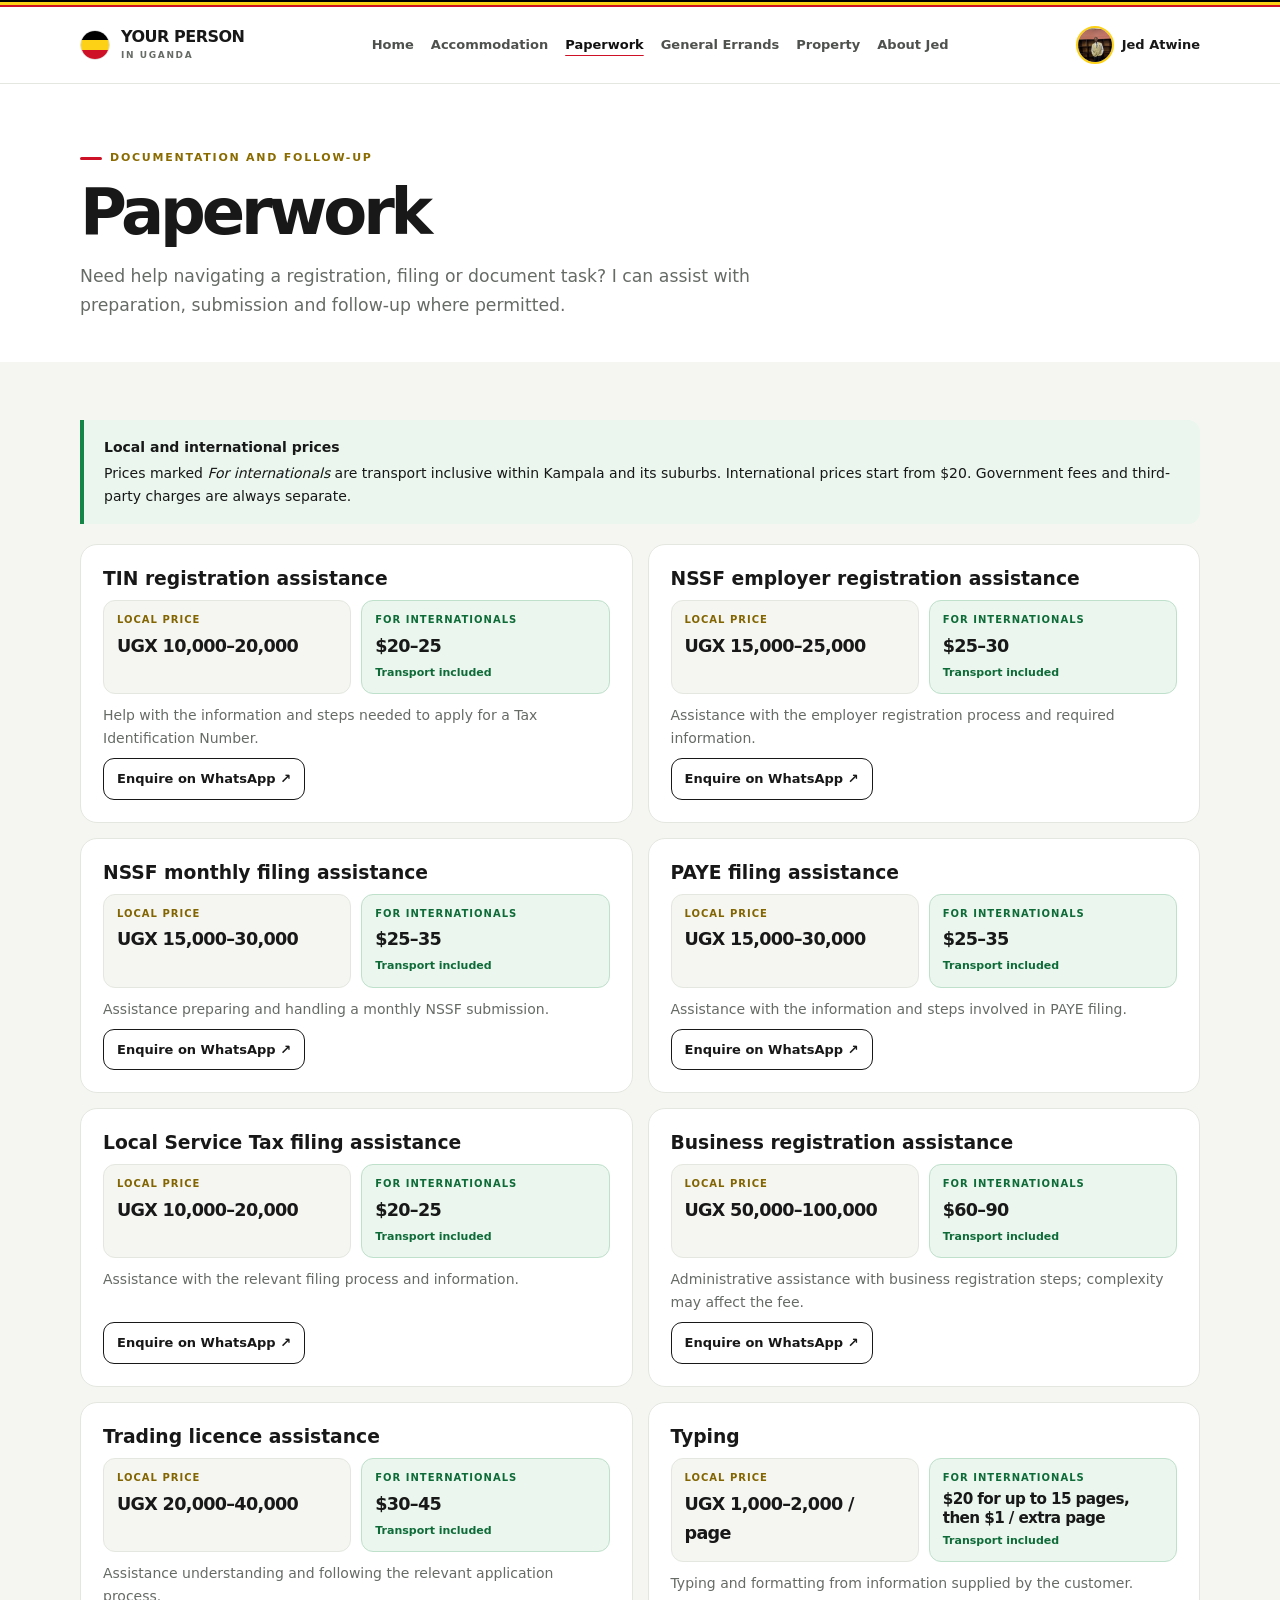
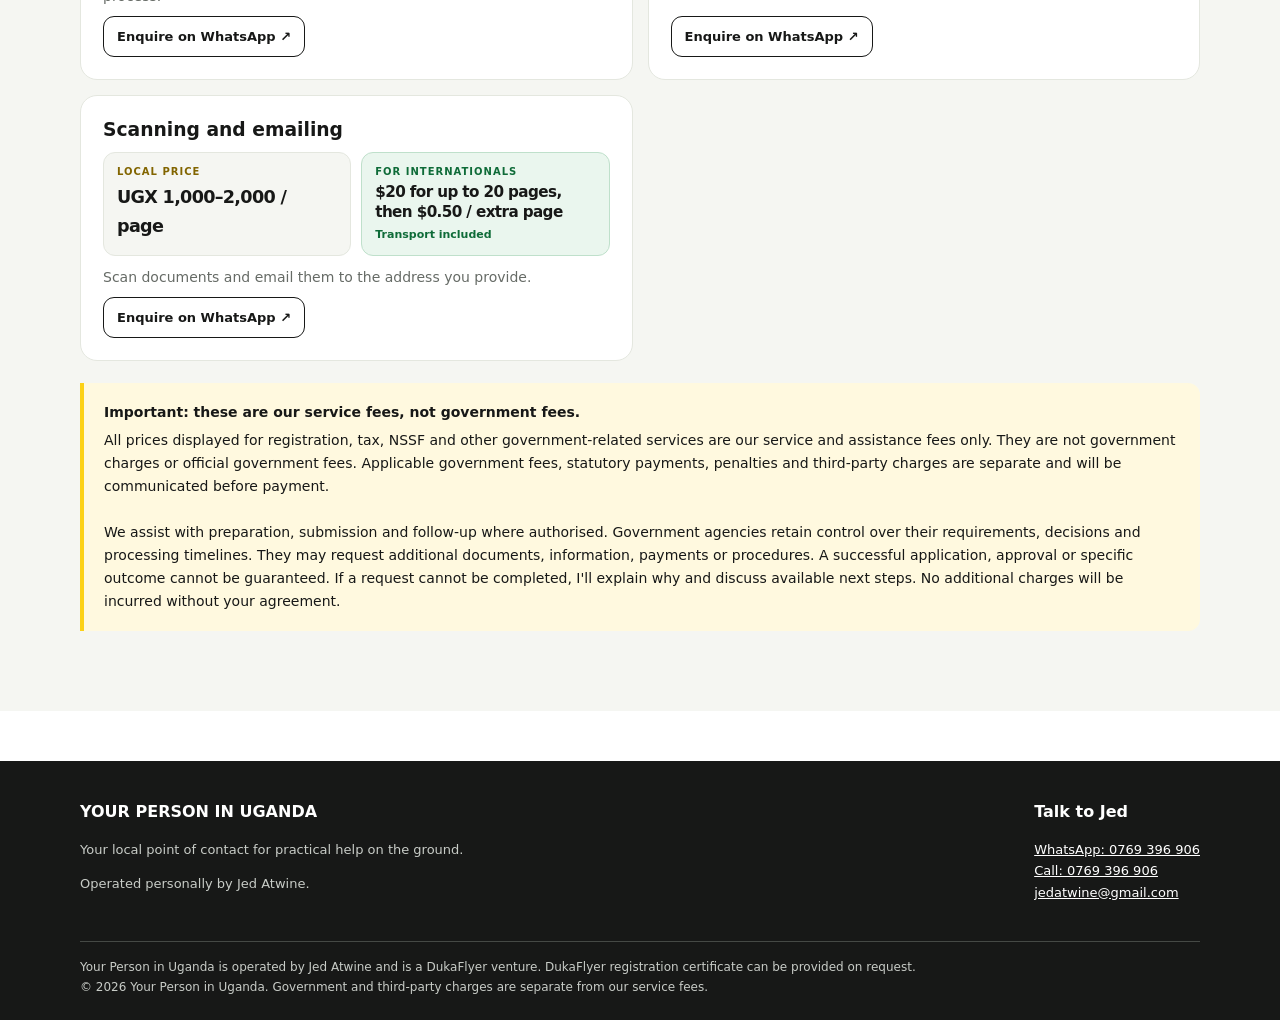
<file: your_person_in_uganda/paperwork.html>
<!doctype html><html lang="en"><head><meta charset="utf-8"><meta name="viewport" content="width=device-width,initial-scale=1">
<title>Paperwork | Your Person in Uganda</title><meta name="description" content="Practical local assistance in Uganda, handled personally by Jed Atwine."><link rel="stylesheet" href="styles.css"></head><body>
<div class="flag"></div><header><div class="wrap nav"><a class="brand" href="index.html"><span class="flag-mark"><i></i><i></i><i></i></span><span>YOUR PERSON<small>IN UGANDA</small></span></a>
<nav class="nav-links"><a class="" href="index.html">Home</a><a class="" href="accommodation.html">Accommodation</a><a class="active" href="paperwork.html">Paperwork</a><a class="" href="errands.html">General Errands</a><a class="" href="property.html">Property</a><a class="" href="about.html">About Jed</a></nav><a class="nav-profile" href="about.html"><img src="assets/jed-atwine.jpg" alt="Jed Atwine"><span>Jed Atwine</span></a></div></header>
<main>
<section class="wrap page-intro"><span class="eyebrow">Documentation and follow-up</span><h1>Paperwork</h1><p>Need help navigating a registration, filing or document task? I can assist with preparation, submission and follow-up where permitted.</p></section>
<section class="section soft"><div class="wrap"><div class="intl-note"><strong>Local and international prices</strong>Prices marked <em>For internationals</em> are transport inclusive within Kampala and its suburbs. International prices start from $20. Government fees and third-party charges are always separate.</div><div class="service-list">
<article class="service"><h3>TIN registration assistance</h3><div class="price-grid"><div class="pbox"><span class="fee-label">Local price</span><div class="price">UGX 10,000–20,000</div></div><div class="pbox intl"><span class="fee-label">For internationals</span><div class="price">$20–25</div><span class="incl">Transport included</span></div></div><p>Help with the information and steps needed to apply for a Tax Identification Number.</p><a class="btn secondary" href="https://wa.me/256769396906?text=Hello%20Jed%2C%20I%20would%20like%20help%20with%3A%20TIN%20registration%20assistance.%20Please%20let%20me%20know%20the%20next%20steps.">Enquire on WhatsApp ↗</a></article><article class="service"><h3>NSSF employer registration assistance</h3><div class="price-grid"><div class="pbox"><span class="fee-label">Local price</span><div class="price">UGX 15,000–25,000</div></div><div class="pbox intl"><span class="fee-label">For internationals</span><div class="price">$25–30</div><span class="incl">Transport included</span></div></div><p>Assistance with the employer registration process and required information.</p><a class="btn secondary" href="https://wa.me/256769396906?text=Hello%20Jed%2C%20I%20would%20like%20help%20with%3A%20NSSF%20employer%20registration%20assistance.%20Please%20let%20me%20know%20the%20next%20steps.">Enquire on WhatsApp ↗</a></article><article class="service"><h3>NSSF monthly filing assistance</h3><div class="price-grid"><div class="pbox"><span class="fee-label">Local price</span><div class="price">UGX 15,000–30,000</div></div><div class="pbox intl"><span class="fee-label">For internationals</span><div class="price">$25–35</div><span class="incl">Transport included</span></div></div><p>Assistance preparing and handling a monthly NSSF submission.</p><a class="btn secondary" href="https://wa.me/256769396906?text=Hello%20Jed%2C%20I%20would%20like%20help%20with%3A%20NSSF%20monthly%20filing%20assistance.%20Please%20let%20me%20know%20the%20next%20steps.">Enquire on WhatsApp ↗</a></article><article class="service"><h3>PAYE filing assistance</h3><div class="price-grid"><div class="pbox"><span class="fee-label">Local price</span><div class="price">UGX 15,000–30,000</div></div><div class="pbox intl"><span class="fee-label">For internationals</span><div class="price">$25–35</div><span class="incl">Transport included</span></div></div><p>Assistance with the information and steps involved in PAYE filing.</p><a class="btn secondary" href="https://wa.me/256769396906?text=Hello%20Jed%2C%20I%20would%20like%20help%20with%3A%20PAYE%20filing%20assistance.%20Please%20let%20me%20know%20the%20next%20steps.">Enquire on WhatsApp ↗</a></article><article class="service"><h3>Local Service Tax filing assistance</h3><div class="price-grid"><div class="pbox"><span class="fee-label">Local price</span><div class="price">UGX 10,000–20,000</div></div><div class="pbox intl"><span class="fee-label">For internationals</span><div class="price">$20–25</div><span class="incl">Transport included</span></div></div><p>Assistance with the relevant filing process and information.</p><a class="btn secondary" href="https://wa.me/256769396906?text=Hello%20Jed%2C%20I%20would%20like%20help%20with%3A%20Local%20Service%20Tax%20filing%20assistance.%20Please%20let%20me%20know%20the%20next%20steps.">Enquire on WhatsApp ↗</a></article><article class="service"><h3>Business registration assistance</h3><div class="price-grid"><div class="pbox"><span class="fee-label">Local price</span><div class="price">UGX 50,000–100,000</div></div><div class="pbox intl"><span class="fee-label">For internationals</span><div class="price">$60–90</div><span class="incl">Transport included</span></div></div><p>Administrative assistance with business registration steps; complexity may affect the fee.</p><a class="btn secondary" href="https://wa.me/256769396906?text=Hello%20Jed%2C%20I%20would%20like%20help%20with%3A%20Business%20registration%20assistance.%20Please%20let%20me%20know%20the%20next%20steps.">Enquire on WhatsApp ↗</a></article><article class="service"><h3>Trading licence assistance</h3><div class="price-grid"><div class="pbox"><span class="fee-label">Local price</span><div class="price">UGX 20,000–40,000</div></div><div class="pbox intl"><span class="fee-label">For internationals</span><div class="price">$30–45</div><span class="incl">Transport included</span></div></div><p>Assistance understanding and following the relevant application process.</p><a class="btn secondary" href="https://wa.me/256769396906?text=Hello%20Jed%2C%20I%20would%20like%20help%20with%3A%20Trading%20licence%20assistance.%20Please%20let%20me%20know%20the%20next%20steps.">Enquire on WhatsApp ↗</a></article><article class="service"><h3>Typing</h3><div class="price-grid"><div class="pbox"><span class="fee-label">Local price</span><div class="price">UGX 1,000–2,000 / page</div></div><div class="pbox intl"><span class="fee-label">For internationals</span><div class="price long">$20 for up to 15 pages, then $1 / extra page</div><span class="incl">Transport included</span></div></div><p>Typing and formatting from information supplied by the customer.</p><a class="btn secondary" href="https://wa.me/256769396906?text=Hello%20Jed%2C%20I%20would%20like%20help%20with%3A%20Typing.%20Please%20let%20me%20know%20the%20next%20steps.">Enquire on WhatsApp ↗</a></article><article class="service"><h3>Scanning and emailing</h3><div class="price-grid"><div class="pbox"><span class="fee-label">Local price</span><div class="price">UGX 1,000–2,000 / page</div></div><div class="pbox intl"><span class="fee-label">For internationals</span><div class="price long">$20 for up to 20 pages, then $0.50 / extra page</div><span class="incl">Transport included</span></div></div><p>Scan documents and email them to the address you provide.</p><a class="btn secondary" href="https://wa.me/256769396906?text=Hello%20Jed%2C%20I%20would%20like%20help%20with%3A%20Scanning%20and%20emailing.%20Please%20let%20me%20know%20the%20next%20steps.">Enquire on WhatsApp ↗</a></article></div><div class="notice"><strong>Important: these are our service fees, not government fees.</strong>All prices displayed for registration, tax, NSSF and other government-related services are our service and assistance fees only. They are not government charges or official government fees. Applicable government fees, statutory payments, penalties and third-party charges are separate and will be communicated before payment.<br><br>We assist with preparation, submission and follow-up where authorised. Government agencies retain control over their requirements, decisions and processing timelines. They may request additional documents, information, payments or procedures. A successful application, approval or specific outcome cannot be guaranteed. If a request cannot be completed, I'll explain why and discuss available next steps. No additional charges will be incurred without your agreement.</div></div></section>
</main><footer><div class="wrap"><div class="foot"><div><strong>YOUR PERSON IN UGANDA</strong><p>Your local point of contact for practical help on the ground.</p><p>Operated personally by Jed Atwine.</p></div><div><strong>Talk to Jed</strong><p><a href="https://wa.me/256769396906">WhatsApp: 0769 396 906</a><br><a href="tel:+256769396906">Call: 0769 396 906</a><br><a href="mailto:jedatwine@gmail.com">jedatwine@gmail.com</a></p></div></div>
<div class="byline">Your Person in Uganda is operated by Jed Atwine and is a DukaFlyer venture. DukaFlyer registration certificate can be provided on request.<br>© 2026 Your Person in Uganda. Government and third-party charges are separate from our service fees.</div></div></footer></body></html>
</file>
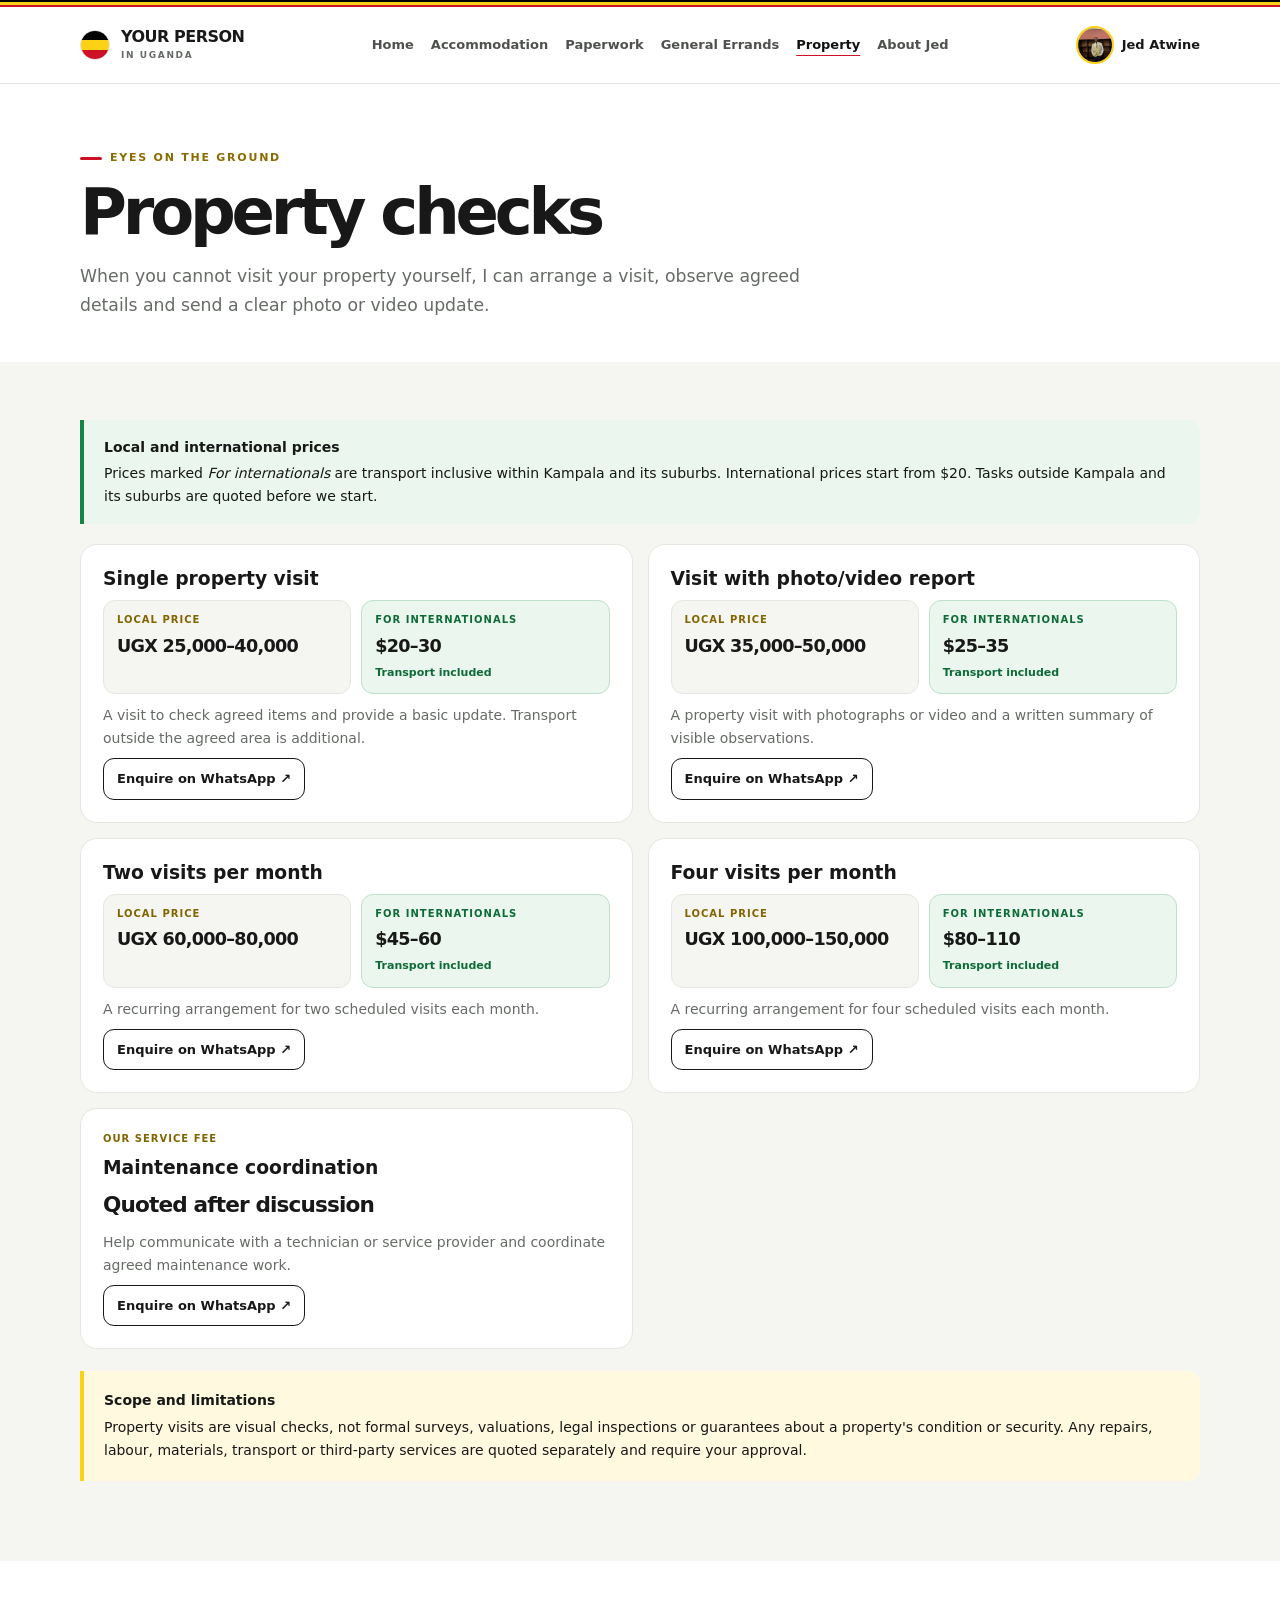
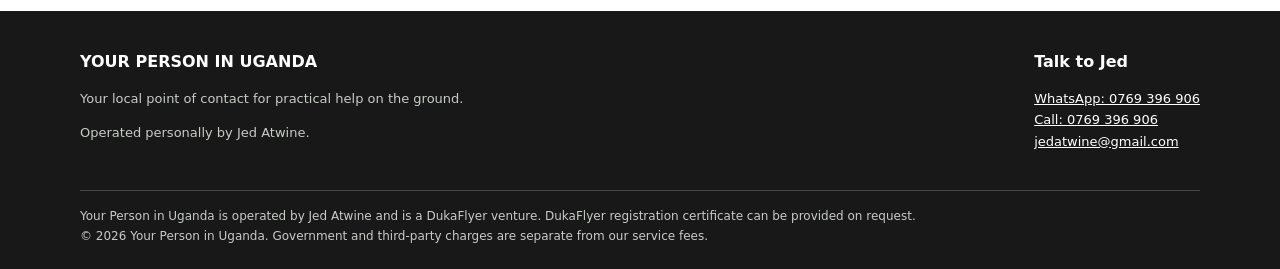
<file: your_person_in_uganda/property.html>
<!doctype html><html lang="en"><head><meta charset="utf-8"><meta name="viewport" content="width=device-width,initial-scale=1">
<title>Property | Your Person in Uganda</title><meta name="description" content="Practical local assistance in Uganda, handled personally by Jed Atwine."><link rel="stylesheet" href="styles.css"></head><body>
<div class="flag"></div><header><div class="wrap nav"><a class="brand" href="index.html"><span class="flag-mark"><i></i><i></i><i></i></span><span>YOUR PERSON<small>IN UGANDA</small></span></a>
<nav class="nav-links"><a class="" href="index.html">Home</a><a class="" href="accommodation.html">Accommodation</a><a class="" href="paperwork.html">Paperwork</a><a class="" href="errands.html">General Errands</a><a class="active" href="property.html">Property</a><a class="" href="about.html">About Jed</a></nav><a class="nav-profile" href="about.html"><img src="assets/jed-atwine.jpg" alt="Jed Atwine"><span>Jed Atwine</span></a></div></header>
<main>
<section class="wrap page-intro"><span class="eyebrow">Eyes on the ground</span><h1>Property checks</h1><p>When you cannot visit your property yourself, I can arrange a visit, observe agreed details and send a clear photo or video update.</p></section>
<section class="section soft"><div class="wrap"><div class="intl-note"><strong>Local and international prices</strong>Prices marked <em>For internationals</em> are transport inclusive within Kampala and its suburbs. International prices start from $20. Tasks outside Kampala and its suburbs are quoted before we start.</div><div class="service-list">
<article class="service"><h3>Single property visit</h3><div class="price-grid"><div class="pbox"><span class="fee-label">Local price</span><div class="price">UGX 25,000–40,000</div></div><div class="pbox intl"><span class="fee-label">For internationals</span><div class="price">$20–30</div><span class="incl">Transport included</span></div></div><p>A visit to check agreed items and provide a basic update. Transport outside the agreed area is additional.</p><a class="btn secondary" href="https://wa.me/256769396906?text=Hello%20Jed%2C%20I%20would%20like%20help%20with%3A%20Single%20property%20visit.%20Please%20let%20me%20know%20the%20next%20steps.">Enquire on WhatsApp ↗</a></article><article class="service"><h3>Visit with photo/video report</h3><div class="price-grid"><div class="pbox"><span class="fee-label">Local price</span><div class="price">UGX 35,000–50,000</div></div><div class="pbox intl"><span class="fee-label">For internationals</span><div class="price">$25–35</div><span class="incl">Transport included</span></div></div><p>A property visit with photographs or video and a written summary of visible observations.</p><a class="btn secondary" href="https://wa.me/256769396906?text=Hello%20Jed%2C%20I%20would%20like%20help%20with%3A%20Visit%20with%20photo/video%20report.%20Please%20let%20me%20know%20the%20next%20steps.">Enquire on WhatsApp ↗</a></article><article class="service"><h3>Two visits per month</h3><div class="price-grid"><div class="pbox"><span class="fee-label">Local price</span><div class="price">UGX 60,000–80,000</div></div><div class="pbox intl"><span class="fee-label">For internationals</span><div class="price">$45–60</div><span class="incl">Transport included</span></div></div><p>A recurring arrangement for two scheduled visits each month.</p><a class="btn secondary" href="https://wa.me/256769396906?text=Hello%20Jed%2C%20I%20would%20like%20help%20with%3A%20Two%20visits%20per%20month.%20Please%20let%20me%20know%20the%20next%20steps.">Enquire on WhatsApp ↗</a></article><article class="service"><h3>Four visits per month</h3><div class="price-grid"><div class="pbox"><span class="fee-label">Local price</span><div class="price">UGX 100,000–150,000</div></div><div class="pbox intl"><span class="fee-label">For internationals</span><div class="price">$80–110</div><span class="incl">Transport included</span></div></div><p>A recurring arrangement for four scheduled visits each month.</p><a class="btn secondary" href="https://wa.me/256769396906?text=Hello%20Jed%2C%20I%20would%20like%20help%20with%3A%20Four%20visits%20per%20month.%20Please%20let%20me%20know%20the%20next%20steps.">Enquire on WhatsApp ↗</a></article><article class="service"><span class="fee-label">Our service fee</span><h3>Maintenance coordination</h3><div class="price">Quoted after discussion</div><p>Help communicate with a technician or service provider and coordinate agreed maintenance work.</p><a class="btn secondary" href="https://wa.me/256769396906?text=Hello%20Jed%2C%20I%20would%20like%20help%20with%3A%20Maintenance%20coordination.%20Please%20let%20me%20know%20the%20next%20steps.">Enquire on WhatsApp ↗</a></article></div><div class="notice"><strong>Scope and limitations</strong>Property visits are visual checks, not formal surveys, valuations, legal inspections or guarantees about a property's condition or security. Any repairs, labour, materials, transport or third-party services are quoted separately and require your approval.</div></div></section>
</main><footer><div class="wrap"><div class="foot"><div><strong>YOUR PERSON IN UGANDA</strong><p>Your local point of contact for practical help on the ground.</p><p>Operated personally by Jed Atwine.</p></div><div><strong>Talk to Jed</strong><p><a href="https://wa.me/256769396906">WhatsApp: 0769 396 906</a><br><a href="tel:+256769396906">Call: 0769 396 906</a><br><a href="mailto:jedatwine@gmail.com">jedatwine@gmail.com</a></p></div></div>
<div class="byline">Your Person in Uganda is operated by Jed Atwine and is a DukaFlyer venture. DukaFlyer registration certificate can be provided on request.<br>© 2026 Your Person in Uganda. Government and third-party charges are separate from our service fees.</div></div></footer></body></html>
</file>
<file: your_person_in_uganda/styles.css>
:root{--ink:#171817;--muted:#666b66;--paper:#fff;--soft:#f5f6f2;--line:#e4e7df;--yellow:#fcd116;--red:#ce1126;--green:#148447;--max:1120px;--radius:20px}
*{box-sizing:border-box}html{scroll-behavior:smooth}body{margin:0;background:var(--paper);color:var(--ink);font:16px/1.65 system-ui,-apple-system,"Segoe UI",Roboto,Arial,sans-serif}
a{color:inherit}.flag{height:7px;background:linear-gradient(to bottom,#000 0 33.33%,var(--yellow) 33.33% 66.66%,var(--red) 66.66%)}
.wrap{width:min(var(--max),calc(100% - 42px));margin:auto}
header{background:rgba(255,255,255,.96);backdrop-filter:blur(12px);position:sticky;top:0;z-index:20;border-bottom:1px solid var(--line)}
.nav{min-height:76px;display:flex;align-items:center;justify-content:space-between;gap:20px}
.brand{display:flex;align-items:center;gap:11px;text-decoration:none;font-weight:900;letter-spacing:-.5px;line-height:1.05}
.flag-mark{width:30px;height:30px;border-radius:50%;overflow:hidden;border:1px solid #ddd;flex:none}.flag-mark i{height:33.333%;display:block}.flag-mark i:nth-child(1){background:#000}.flag-mark i:nth-child(2){background:var(--yellow)}.flag-mark i:nth-child(3){background:var(--red)}
.brand small{display:block;color:var(--muted);font-size:9px;letter-spacing:.18em;margin-top:5px}
.nav-links{display:flex;align-items:center;gap:17px}.nav-links a{text-decoration:none;font-size:13px;font-weight:650;color:#4e514d;white-space:nowrap}.nav-links a:hover,.nav-links a.active{color:#111;text-decoration:underline;text-decoration-color:var(--red);text-underline-offset:6px}
.nav-profile{display:flex;align-items:center;gap:8px;text-decoration:none;font-size:13px;font-weight:750}.nav-profile img{width:38px;height:38px;border-radius:50%;object-fit:cover;object-position:center 20%;border:2px solid var(--yellow)}
main{min-height:65vh}.hero{padding:78px 0 70px;display:grid;grid-template-columns:1.2fr .8fr;gap:46px;align-items:center}
.eyebrow{display:inline-flex;align-items:center;gap:8px;font-size:11px;text-transform:uppercase;letter-spacing:.16em;font-weight:850;color:#8a6b00}.eyebrow:before{content:"";width:22px;height:3px;background:var(--red);border-radius:4px}
h1{font-size:clamp(2.7rem,6vw,5.1rem);line-height:1.01;letter-spacing:-.065em;margin:16px 0 22px;max-width:760px}h1 span{color:#b18a00}
.lead{font-size:1.15rem;color:#555e56;max-width:660px}.actions{display:flex;gap:12px;flex-wrap:wrap;margin-top:28px}
.btn{display:inline-flex;align-items:center;justify-content:center;gap:8px;padding:13px 19px;border-radius:11px;text-decoration:none;font-weight:800;border:1px solid var(--ink);background:var(--ink);color:#fff;transition:.15s}.btn:hover{transform:translateY(-2px)}.btn.secondary{background:#fff;color:var(--ink)}.btn.whatsapp{background:var(--green);border-color:var(--green)}
.hero-panel{background:var(--soft);border:1px solid var(--line);border-radius:26px;padding:28px;position:relative;overflow:hidden}.hero-panel:after{content:"";position:absolute;width:160px;height:160px;border:22px solid rgba(252,209,22,.25);border-radius:50%;right:-65px;top:-65px}
.profile-large{width:94px;height:94px;border-radius:50%;object-fit:cover;object-position:center 20%;border:4px solid white;box-shadow:0 0 0 1px var(--line)}
.hero-panel h3{margin:13px 0 0}.hero-panel p{margin:3px 0;color:var(--muted);font-size:14px}.mini-line{height:4px;width:55px;background:linear-gradient(90deg,#000 33%,var(--yellow) 33% 66%,var(--red) 66%);border-radius:4px;margin:20px 0}
.section{padding:58px 0}.section.soft{background:var(--soft)}.section-head{max-width:720px;margin-bottom:28px}h2{font-size:clamp(1.9rem,4vw,2.8rem);line-height:1.12;letter-spacing:-.045em;margin:0 0 12px}h3{line-height:1.25}.section-head p,.muted{color:var(--muted)}
.grid{display:grid;grid-template-columns:repeat(4,1fr);gap:15px}.category{border:1px solid var(--line);border-radius:18px;padding:22px;background:white;text-decoration:none;min-height:190px;display:flex;flex-direction:column;transition:.15s}.category:hover{transform:translateY(-3px);border-color:#c8a400;box-shadow:0 12px 30px rgba(0,0,0,.05)}.category .symbol{font-size:27px}.category h3{margin:13px 0 5px}.category p{font-size:13px;color:var(--muted);margin:0}.arrow{margin-top:auto;padding-top:16px;font-size:13px;font-weight:800}
.steps{display:grid;grid-template-columns:repeat(3,1fr);gap:15px}.step{padding:22px;background:#fff;border:1px solid var(--line);border-radius:16px}.step .number{font-size:12px;font-weight:900;color:#9b7900;letter-spacing:.1em}.step b{display:block;margin:7px 0 4px}.step p{margin:0;color:var(--muted);font-size:14px}
.page-intro{padding:58px 0 25px}.page-intro h1{font-size:clamp(2.5rem,5vw,4rem);margin:12px 0}.page-intro p{color:var(--muted);max-width:760px;font-size:1.08rem}
.service-list{display:grid;grid-template-columns:repeat(2,1fr);gap:15px}.service{border:1px solid var(--line);border-radius:17px;padding:22px;display:flex;flex-direction:column;gap:8px;background:#fff}.service h3{margin:0}.price{font-size:1.35rem;font-weight:900;letter-spacing:-.04em}.fee-label{font-size:10px;letter-spacing:.1em;text-transform:uppercase;font-weight:850;color:#826500}.service p{margin:0;color:var(--muted);font-size:14px}.service .btn{align-self:flex-start;margin-top:auto;font-size:13px;padding:9px 13px}
.notice{padding:18px 20px;border-left:4px solid var(--yellow);background:#fff9df;border-radius:0 12px 12px 0;margin:22px 0;font-size:14px}.notice strong{display:block;margin-bottom:4px}
.about-layout{display:grid;grid-template-columns:210px 1fr;gap:36px;align-items:start}.about-photo{width:160px;height:160px;object-fit:cover;object-position:center 20%;border-radius:50%;border:6px solid var(--soft);box-shadow:0 0 0 1px var(--line)}.about-copy p{color:#4e554f}.commitments{display:grid;grid-template-columns:repeat(2,1fr);gap:12px;margin:22px 0}.commitment{padding:15px;background:var(--soft);border-radius:12px;font-size:14px;font-weight:650}
.request-box{background:var(--soft);border:1px solid var(--line);border-radius:22px;padding:25px;max-width:780px}form{display:grid;gap:15px}.field{display:grid;gap:6px}label{font-size:14px;font-weight:800}input,select,textarea{width:100%;padding:13px 14px;border:1px solid #d6d9d1;border-radius:10px;font:inherit;background:#fff;color:var(--ink)}textarea{min-height:130px;resize:vertical}input:focus,select:focus,textarea:focus{outline:3px solid rgba(252,209,22,.35);border-color:#a88b17}.hint{font-size:12px;color:var(--muted)}
.cta-strip{padding:27px;border-radius:20px;background:#171817;color:white;display:flex;justify-content:space-between;align-items:center;gap:20px}.cta-strip p{margin:4px 0 0;color:#d1d4d0}
footer{margin-top:50px;background:#171817;color:#fff;padding:38px 0 22px}.foot{display:flex;justify-content:space-between;gap:28px;flex-wrap:wrap}.foot p{font-size:13px;color:#c8ccc7}.foot a{color:white}.byline{border-top:1px solid #454945;margin-top:25px;padding-top:16px;color:#c8ccc7;font-size:12px}
@media(max-width:900px){.nav{flex-wrap:wrap;padding:12px 0}.nav-links{order:3;width:100%;overflow-x:auto;padding:2px 0 8px}.nav-links a{font-size:12px}.hero{grid-template-columns:1fr;gap:25px;padding:55px 0}.hero-panel{max-width:500px}.grid{grid-template-columns:repeat(2,1fr)}}
@media(max-width:600px){.wrap{width:calc(100% - 30px)}.nav-profile span{display:none}.grid,.service-list,.steps{grid-template-columns:1fr}.about-layout{grid-template-columns:1fr;gap:18px}.about-photo{width:125px;height:125px}.commitments{grid-template-columns:1fr}.section{padding:42px 0}.page-intro{padding:42px 0 18px}.cta-strip{align-items:flex-start;flex-direction:column}.hero{padding:44px 0}.hero-panel{padding:22px}}

.intl-note{padding:16px 20px;border-left:4px solid var(--green);background:#eaf6ee;border-radius:0 12px 12px 0;margin:0 0 20px;font-size:14px}.intl-note strong{display:block;margin-bottom:3px}
.price-grid{display:grid;grid-template-columns:repeat(auto-fit,minmax(170px,1fr));gap:10px;margin:2px 0}
.pbox{border:1px solid var(--line);border-radius:12px;padding:11px 13px;background:var(--soft);display:flex;flex-direction:column;gap:3px}.pbox .price{font-size:1.1rem}.pbox .price.long{font-size:.95rem;line-height:1.3}
.pbox.intl{background:#eaf6ee;border-color:#bfe0cb}.pbox.intl .fee-label{color:#0e6b38}.incl{font-size:11px;color:#0e6b38;font-weight:700}
</file>
<file: styles.css>
:root{--ink:#171817;--muted:#666b66;--paper:#fff;--soft:#f5f6f2;--line:#e4e7df;--yellow:#fcd116;--red:#ce1126;--green:#148447;--max:1120px;--radius:20px}
*{box-sizing:border-box}html{scroll-behavior:smooth}body{margin:0;background:var(--paper);color:var(--ink);font:16px/1.65 system-ui,-apple-system,"Segoe UI",Roboto,Arial,sans-serif}
a{color:inherit}.flag{height:7px;background:linear-gradient(to bottom,#000 0 33.33%,var(--yellow) 33.33% 66.66%,var(--red) 66.66%)}
.wrap{width:min(var(--max),calc(100% - 42px));margin:auto}
header{background:rgba(255,255,255,.96);backdrop-filter:blur(12px);position:sticky;top:0;z-index:20;border-bottom:1px solid var(--line)}
.nav{min-height:76px;display:flex;align-items:center;justify-content:space-between;gap:20px}
.brand{display:flex;align-items:center;gap:11px;text-decoration:none;font-weight:900;letter-spacing:-.5px;line-height:1.05}
.flag-mark{width:30px;height:30px;border-radius:50%;overflow:hidden;border:1px solid #ddd;flex:none}.flag-mark i{height:33.333%;display:block}.flag-mark i:nth-child(1){background:#000}.flag-mark i:nth-child(2){background:var(--yellow)}.flag-mark i:nth-child(3){background:var(--red)}
.brand small{display:block;color:var(--muted);font-size:9px;letter-spacing:.18em;margin-top:5px}
.nav-links{display:flex;align-items:center;gap:17px}.nav-links a{text-decoration:none;font-size:13px;font-weight:650;color:#4e514d;white-space:nowrap}.nav-links a:hover,.nav-links a.active{color:#111;text-decoration:underline;text-decoration-color:var(--red);text-underline-offset:6px}
.nav-profile{display:flex;align-items:center;gap:8px;text-decoration:none;font-size:13px;font-weight:750}.nav-profile img{width:38px;height:38px;border-radius:50%;object-fit:cover;object-position:center 20%;border:2px solid var(--yellow)}
main{min-height:65vh}.hero{padding:78px 0 70px;display:grid;grid-template-columns:1.2fr .8fr;gap:46px;align-items:center}
.eyebrow{display:inline-flex;align-items:center;gap:8px;font-size:11px;text-transform:uppercase;letter-spacing:.16em;font-weight:850;color:#8a6b00}.eyebrow:before{content:"";width:22px;height:3px;background:var(--red);border-radius:4px}
h1{font-size:clamp(2.7rem,6vw,5.1rem);line-height:1.01;letter-spacing:-.065em;margin:16px 0 22px;max-width:760px}h1 span{color:#b18a00}
.lead{font-size:1.15rem;color:#555e56;max-width:660px}.actions{display:flex;gap:12px;flex-wrap:wrap;margin-top:28px}
.btn{display:inline-flex;align-items:center;justify-content:center;gap:8px;padding:13px 19px;border-radius:11px;text-decoration:none;font-weight:800;border:1px solid var(--ink);background:var(--ink);color:#fff;transition:.15s}.btn:hover{transform:translateY(-2px)}.btn.secondary{background:#fff;color:var(--ink)}.btn.whatsapp{background:var(--green);border-color:var(--green)}
.hero-panel{background:var(--soft);border:1px solid var(--line);border-radius:26px;padding:28px;position:relative;overflow:hidden}.hero-panel:after{content:"";position:absolute;width:160px;height:160px;border:22px solid rgba(252,209,22,.25);border-radius:50%;right:-65px;top:-65px}
.profile-large{width:94px;height:94px;border-radius:50%;object-fit:cover;object-position:center 20%;border:4px solid white;box-shadow:0 0 0 1px var(--line)}
.hero-panel h3{margin:13px 0 0}.hero-panel p{margin:3px 0;color:var(--muted);font-size:14px}.mini-line{height:4px;width:55px;background:linear-gradient(90deg,#000 33%,var(--yellow) 33% 66%,var(--red) 66%);border-radius:4px;margin:20px 0}
.section{padding:58px 0}.section.soft{background:var(--soft)}.section-head{max-width:720px;margin-bottom:28px}h2{font-size:clamp(1.9rem,4vw,2.8rem);line-height:1.12;letter-spacing:-.045em;margin:0 0 12px}h3{line-height:1.25}.section-head p,.muted{color:var(--muted)}
.grid{display:grid;grid-template-columns:repeat(4,1fr);gap:15px}.category{border:1px solid var(--line);border-radius:18px;padding:22px;background:white;text-decoration:none;min-height:190px;display:flex;flex-direction:column;transition:.15s}.category:hover{transform:translateY(-3px);border-color:#c8a400;box-shadow:0 12px 30px rgba(0,0,0,.05)}.category .symbol{font-size:27px}.category h3{margin:13px 0 5px}.category p{font-size:13px;color:var(--muted);margin:0}.arrow{margin-top:auto;padding-top:16px;font-size:13px;font-weight:800}
.steps{display:grid;grid-template-columns:repeat(3,1fr);gap:15px}.step{padding:22px;background:#fff;border:1px solid var(--line);border-radius:16px}.step .number{font-size:12px;font-weight:900;color:#9b7900;letter-spacing:.1em}.step b{display:block;margin:7px 0 4px}.step p{margin:0;color:var(--muted);font-size:14px}
.page-intro{padding:58px 0 25px}.page-intro h1{font-size:clamp(2.5rem,5vw,4rem);margin:12px 0}.page-intro p{color:var(--muted);max-width:760px;font-size:1.08rem}
.service-list{display:grid;grid-template-columns:repeat(2,1fr);gap:15px}.service{border:1px solid var(--line);border-radius:17px;padding:22px;display:flex;flex-direction:column;gap:8px;background:#fff}.service h3{margin:0}.price{font-size:1.35rem;font-weight:900;letter-spacing:-.04em}.fee-label{font-size:10px;letter-spacing:.1em;text-transform:uppercase;font-weight:850;color:#826500}.service p{margin:0;color:var(--muted);font-size:14px}.service .btn{align-self:flex-start;margin-top:auto;font-size:13px;padding:9px 13px}
.notice{padding:18px 20px;border-left:4px solid var(--yellow);background:#fff9df;border-radius:0 12px 12px 0;margin:22px 0;font-size:14px}.notice strong{display:block;margin-bottom:4px}
.about-layout{display:grid;grid-template-columns:210px 1fr;gap:36px;align-items:start}.about-photo{width:160px;height:160px;object-fit:cover;object-position:center 20%;border-radius:50%;border:6px solid var(--soft);box-shadow:0 0 0 1px var(--line)}.about-copy p{color:#4e554f}.commitments{display:grid;grid-template-columns:repeat(2,1fr);gap:12px;margin:22px 0}.commitment{padding:15px;background:var(--soft);border-radius:12px;font-size:14px;font-weight:650}
.request-box{background:var(--soft);border:1px solid var(--line);border-radius:22px;padding:25px;max-width:780px}form{display:grid;gap:15px}.field{display:grid;gap:6px}label{font-size:14px;font-weight:800}input,select,textarea{width:100%;padding:13px 14px;border:1px solid #d6d9d1;border-radius:10px;font:inherit;background:#fff;color:var(--ink)}textarea{min-height:130px;resize:vertical}input:focus,select:focus,textarea:focus{outline:3px solid rgba(252,209,22,.35);border-color:#a88b17}.hint{font-size:12px;color:var(--muted)}
.cta-strip{padding:27px;border-radius:20px;background:#171817;color:white;display:flex;justify-content:space-between;align-items:center;gap:20px}.cta-strip p{margin:4px 0 0;color:#d1d4d0}
footer{margin-top:50px;background:#171817;color:#fff;padding:38px 0 22px}.foot{display:flex;justify-content:space-between;gap:28px;flex-wrap:wrap}.foot p{font-size:13px;color:#c8ccc7}.foot a{color:white}.byline{border-top:1px solid #454945;margin-top:25px;padding-top:16px;color:#c8ccc7;font-size:12px}
@media(max-width:900px){.nav{flex-wrap:wrap;padding:12px 0}.nav-links{order:3;width:100%;overflow-x:auto;padding:2px 0 8px}.nav-links a{font-size:12px}.hero{grid-template-columns:1fr;gap:25px;padding:55px 0}.hero-panel{max-width:500px}.grid{grid-template-columns:repeat(2,1fr)}}
@media(max-width:600px){.wrap{width:calc(100% - 30px)}.nav-profile span{display:none}.grid,.service-list,.steps{grid-template-columns:1fr}.about-layout{grid-template-columns:1fr;gap:18px}.about-photo{width:125px;height:125px}.commitments{grid-template-columns:1fr}.section{padding:42px 0}.page-intro{padding:42px 0 18px}.cta-strip{align-items:flex-start;flex-direction:column}.hero{padding:44px 0}.hero-panel{padding:22px}}
</file>
